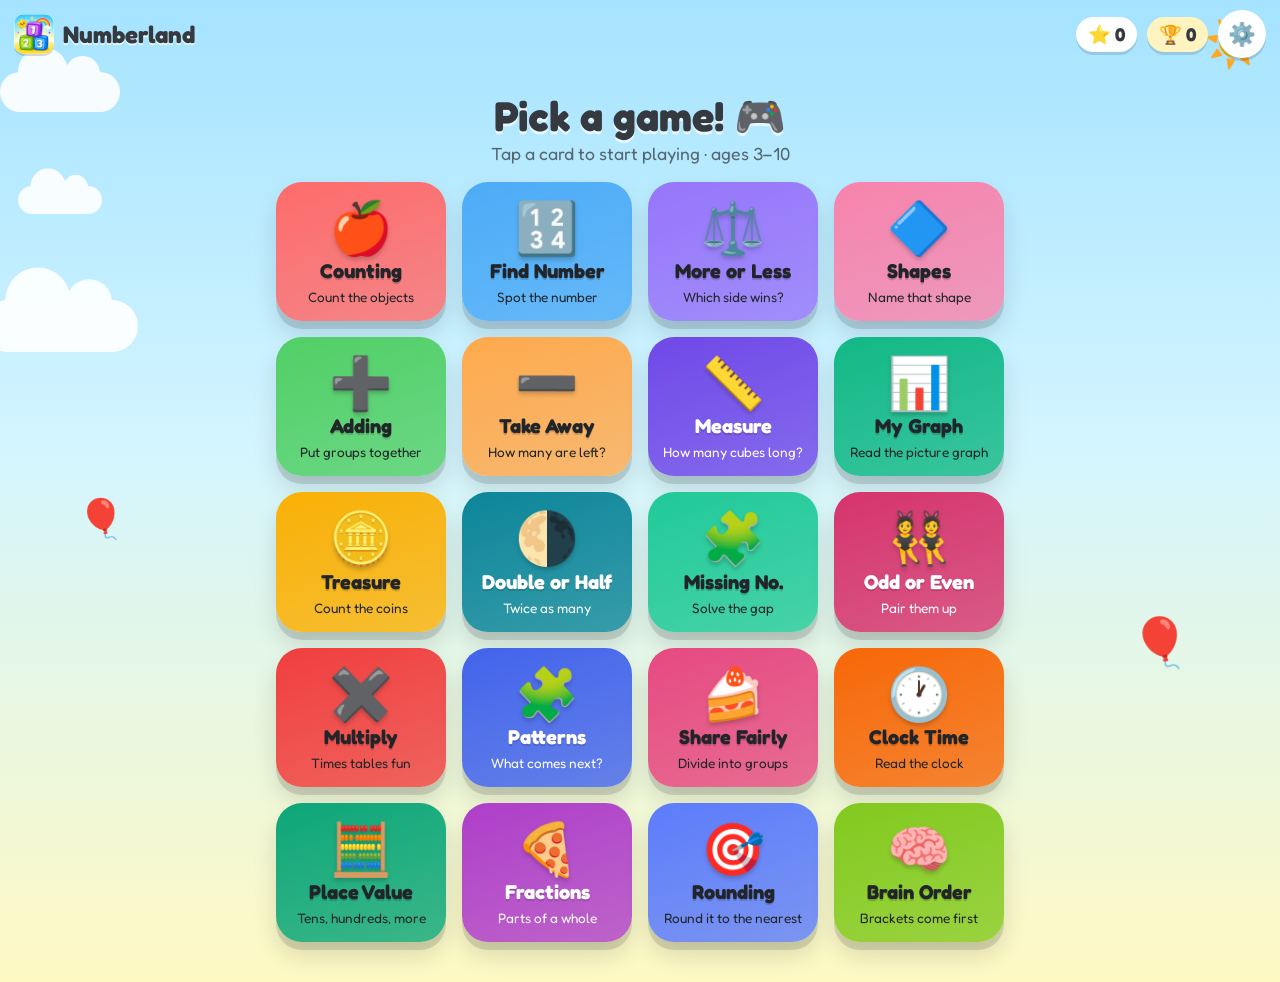
<file: index.html>
<!DOCTYPE html>
<html lang="en">
<head>
<meta charset="UTF-8">
<meta http-equiv="refresh" content="0; url=src/">
<link rel="canonical" href="src/">
<title>Numberland — Maths Fun for Kids</title>
</head>
<body>
<p>Loading Numberland… <a href="src/">Tap here if nothing happens</a>.</p>
<script>window.location.replace('src/');</script>
</body>
</html>
</file>
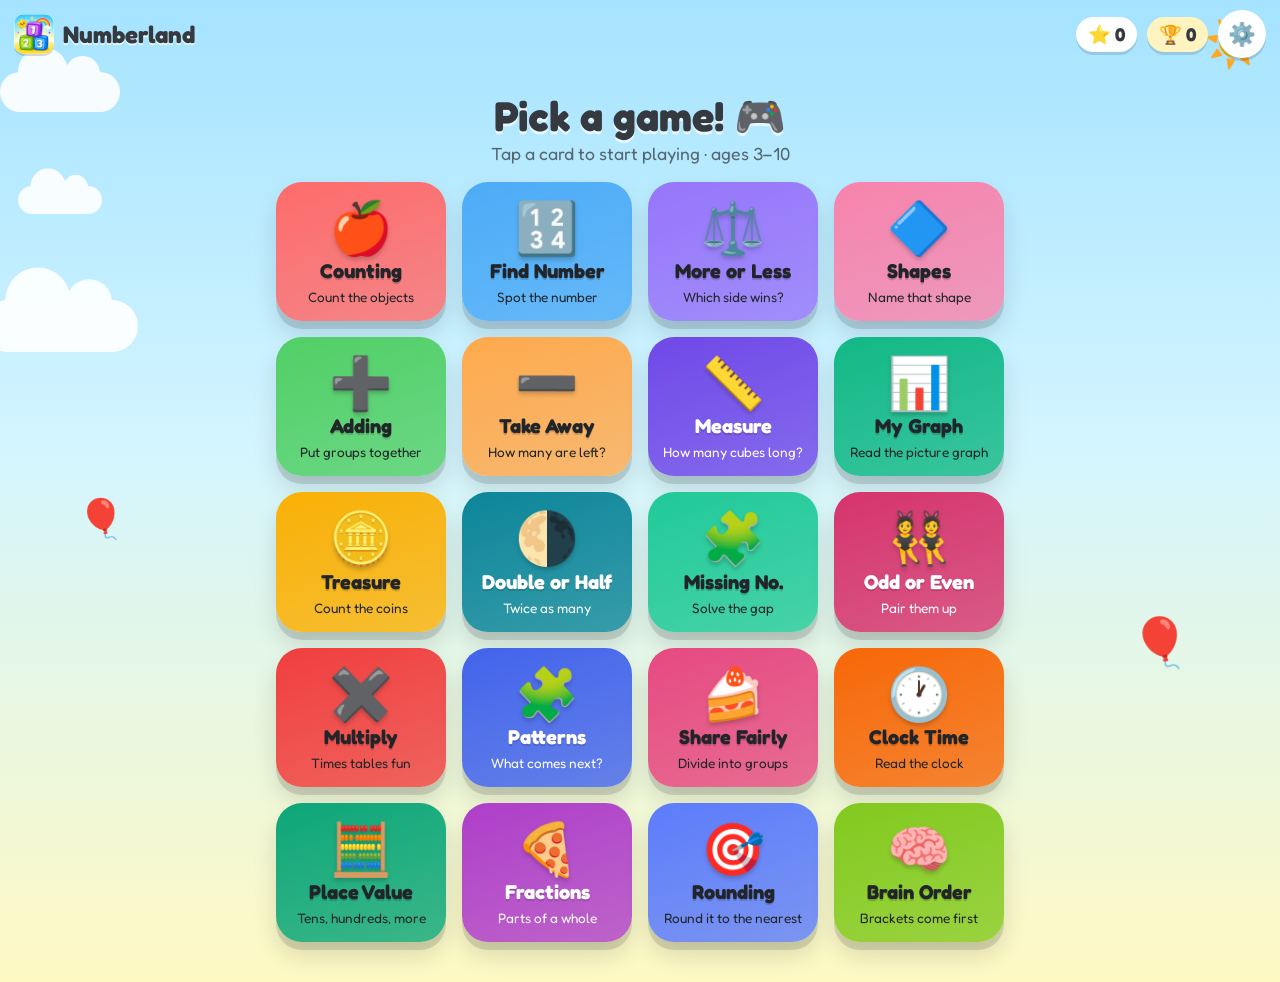
<file: src/index.html>
<!DOCTYPE html>
<html lang="en">
<head>
<meta charset="UTF-8">
<meta name="viewport" content="width=device-width, initial-scale=1, maximum-scale=1, user-scalable=no">
<meta name="apple-mobile-web-app-capable" content="yes">
<title>Numberland — Maths Fun for Kids</title>
<link rel="icon" type="image/png" sizes="32x32" href="img/favicon-32x32.png">
<link rel="icon" type="image/png" sizes="192x192" href="img/icon-192x192.png">
<link rel="apple-touch-icon" href="img/apple-touch-icon.png">
<link rel="preconnect" href="https://fonts.googleapis.com">
<link rel="preconnect" href="https://fonts.gstatic.com" crossorigin>
<link href="https://fonts.googleapis.com/css2?family=Fredoka:wght@400;500;600;700&display=swap" rel="stylesheet">
<link rel="stylesheet" href="css/style.css?v=2026-10-12-2">
</head>
<body>

<canvas id="confetti-canvas"></canvas>

<div class="sky" aria-hidden="true">
  <div class="cloud c1"></div>
  <div class="cloud c2"></div>
  <div class="cloud c3"></div>
  <div class="balloon b1">🎈</div>
  <div class="balloon b2">🎈</div>
  <div class="sun">☀️</div>
</div>

<header id="topbar">
  <button id="btn-back" class="icon-btn hidden" aria-label="Back to the games">⬅️</button>
  <div class="logo" id="logo"><img src="img/icon-192x192.png" alt="" class="logo-img">Numberland</div>
  <div class="top-right">
    <div id="star-counter" class="counter" title="Your stars">⭐ <span id="star-count">0</span></div>
    <div id="trophy-counter" class="counter" title="Your trophies">🏆 <span id="trophy-count">0</span></div>
    <button id="btn-settings" class="icon-btn" aria-label="Settings">⚙️</button>
  </div>
</header>

<main id="app">

  <!-- HOME / MODE SELECT -->
  <section id="screen-home" class="screen">
    <h1 class="welcome">Pick a game! 🎮</h1>
    <p class="subtitle">Tap a card to start playing · ages 3–10</p>
    <div id="mode-grid" class="mode-grid"></div>
  </section>

  <!-- GAME -->
  <section id="screen-game" class="screen hidden">
    <div class="game-head">
      <div id="level-badge" class="level-badge">Level 1</div>
      <div id="streak-dots" class="streak-dots"></div>
    </div>

    <div class="question-row">
      <h2 id="question-text" class="question-text"></h2>
      <button id="btn-repeat" class="icon-btn big" aria-label="Hear the question">🔊</button>
    </div>

    <div id="feedback" class="feedback" aria-live="polite"></div>

    <div id="visual" class="visual"></div>
    <div id="options" class="options"></div>
  </section>

  <!-- REWARD -->
  <section id="screen-reward" class="screen hidden">
    <div class="reward-box">
      <div class="reward-trophy">🏆</div>
      <h2 class="reward-title">Amazing!</h2>
      <p class="reward-sub">You earned a trophy!</p>
      <p id="reward-count" class="reward-count"></p>
      <button id="btn-keep-playing" class="big-btn">Keep Playing! 🎉</button>
    </div>
  </section>

</main>

<!-- SETTINGS MODAL -->
<div id="settings-modal" class="modal hidden">
  <div class="modal-box" role="dialog" aria-label="Settings">
    <h2>Settings ⚙️</h2>
    <button id="btn-sound-toggle" class="settings-btn">🔔 Sound effects: On</button>
    <button id="btn-voice-toggle" class="settings-btn">🗣️ Voice: On</button>
    <button id="btn-reset" class="settings-btn danger">🗑️ Reset Progress</button>
    <button id="btn-settings-close" class="settings-btn close">✖ Close</button>
  </div>
</div>

<script src="js/game.js?v=2026-10-12-2"></script>
</body>
</html>
</file>
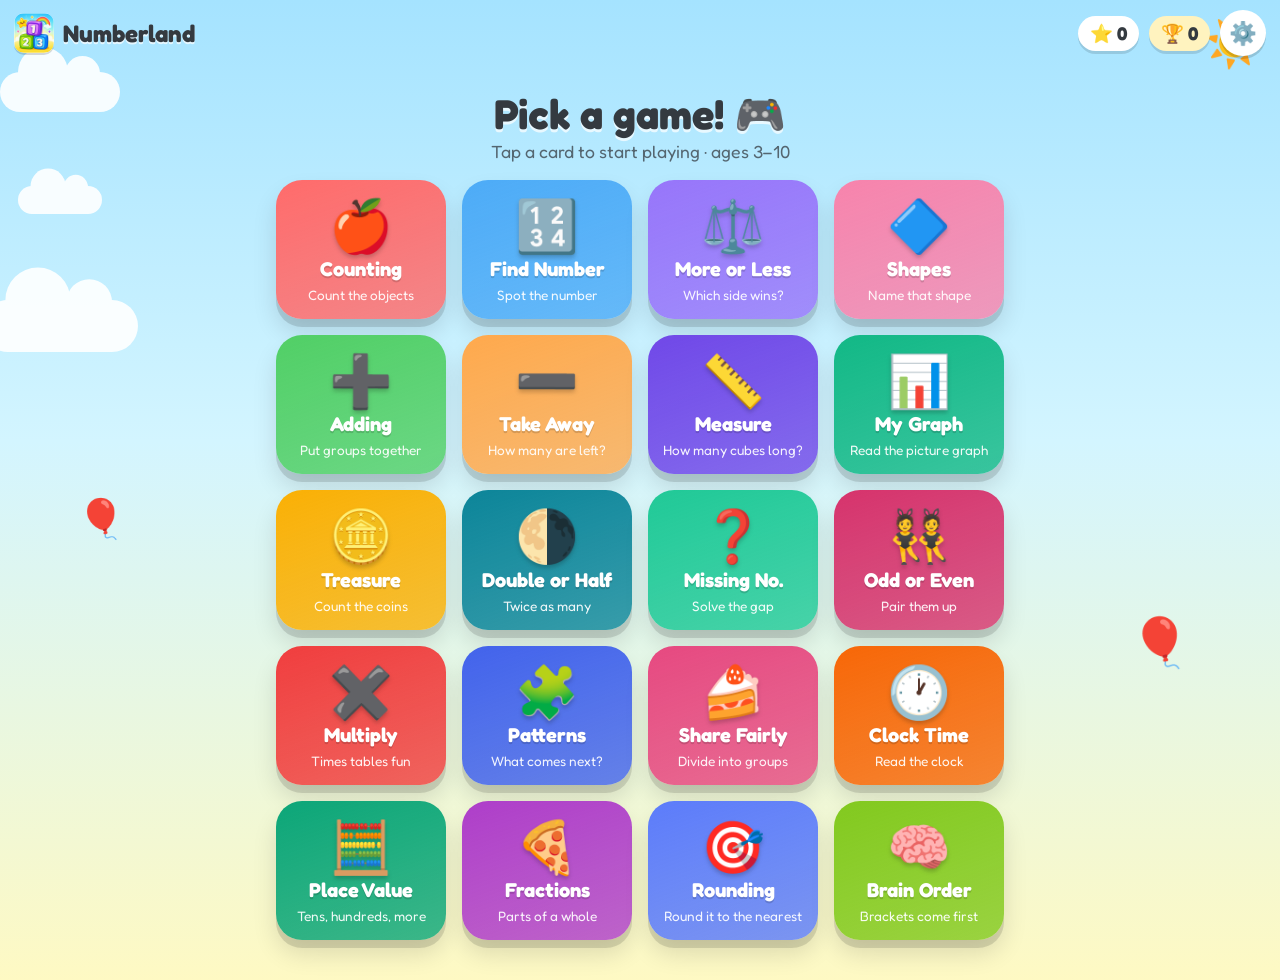
<file: backup/2026-10-11-pre-phase0/src/index.html>
<!DOCTYPE html>
<html lang="en">
<head>
<meta charset="UTF-8">
<meta name="viewport" content="width=device-width, initial-scale=1, maximum-scale=1, user-scalable=no">
<meta name="apple-mobile-web-app-capable" content="yes">
<title>Numberland — Maths Fun for Kids</title>
<link rel="icon" type="image/png" sizes="32x32" href="img/favicon-32x32.png">
<link rel="icon" type="image/png" sizes="192x192" href="img/icon-192x192.png">
<link rel="apple-touch-icon" href="img/apple-touch-icon.png">
<link rel="preconnect" href="https://fonts.googleapis.com">
<link rel="preconnect" href="https://fonts.gstatic.com" crossorigin>
<link href="https://fonts.googleapis.com/css2?family=Fredoka:wght@400;500;600;700&display=swap" rel="stylesheet">
<link rel="stylesheet" href="css/style.css">
</head>
<body>

<canvas id="confetti-canvas"></canvas>

<div class="sky" aria-hidden="true">
  <div class="cloud c1"></div>
  <div class="cloud c2"></div>
  <div class="cloud c3"></div>
  <div class="balloon b1">🎈</div>
  <div class="balloon b2">🎈</div>
  <div class="sun">☀️</div>
</div>

<header id="topbar">
  <button id="btn-back" class="icon-btn hidden" aria-label="Back to the games">⬅️</button>
  <div class="logo" id="logo"><img src="img/icon-192x192.png" alt="" class="logo-img">Numberland</div>
  <div class="top-right">
    <div id="star-counter" class="counter" title="Your stars">⭐ <span id="star-count">0</span></div>
    <div id="trophy-counter" class="counter" title="Your trophies">🏆 <span id="trophy-count">0</span></div>
    <button id="btn-settings" class="icon-btn" aria-label="Settings">⚙️</button>
  </div>
</header>

<main id="app">

  <!-- HOME / MODE SELECT -->
  <section id="screen-home" class="screen">
    <h1 class="welcome">Pick a game! 🎮</h1>
    <p class="subtitle">Tap a card to start playing · ages 3–10</p>
    <div id="mode-grid" class="mode-grid"></div>
  </section>

  <!-- GAME -->
  <section id="screen-game" class="screen hidden">
    <div class="game-head">
      <div id="level-badge" class="level-badge">Level 1</div>
      <div id="streak-dots" class="streak-dots"></div>
    </div>

    <div class="question-row">
      <h2 id="question-text" class="question-text"></h2>
      <button id="btn-repeat" class="icon-btn big" aria-label="Hear the question">🔊</button>
    </div>

    <div id="feedback" class="feedback" aria-live="polite"></div>

    <div id="visual" class="visual"></div>
    <div id="options" class="options"></div>
  </section>

  <!-- REWARD -->
  <section id="screen-reward" class="screen hidden">
    <div class="reward-box">
      <div class="reward-trophy">🏆</div>
      <h2 class="reward-title">Amazing!</h2>
      <p class="reward-sub">You earned a trophy!</p>
      <p id="reward-count" class="reward-count"></p>
      <button id="btn-keep-playing" class="big-btn">Keep Playing! 🎉</button>
    </div>
  </section>

</main>

<!-- SETTINGS MODAL -->
<div id="settings-modal" class="modal hidden">
  <div class="modal-box" role="dialog" aria-label="Settings">
    <h2>Settings ⚙️</h2>
    <button id="btn-sound-toggle" class="settings-btn">🔊 Sound: On</button>
    <button id="btn-reset" class="settings-btn danger">🗑️ Reset Progress</button>
    <button id="btn-settings-close" class="settings-btn close">✖ Close</button>
  </div>
</div>

<script src="js/game.js"></script>
</body>
</html>
</file>
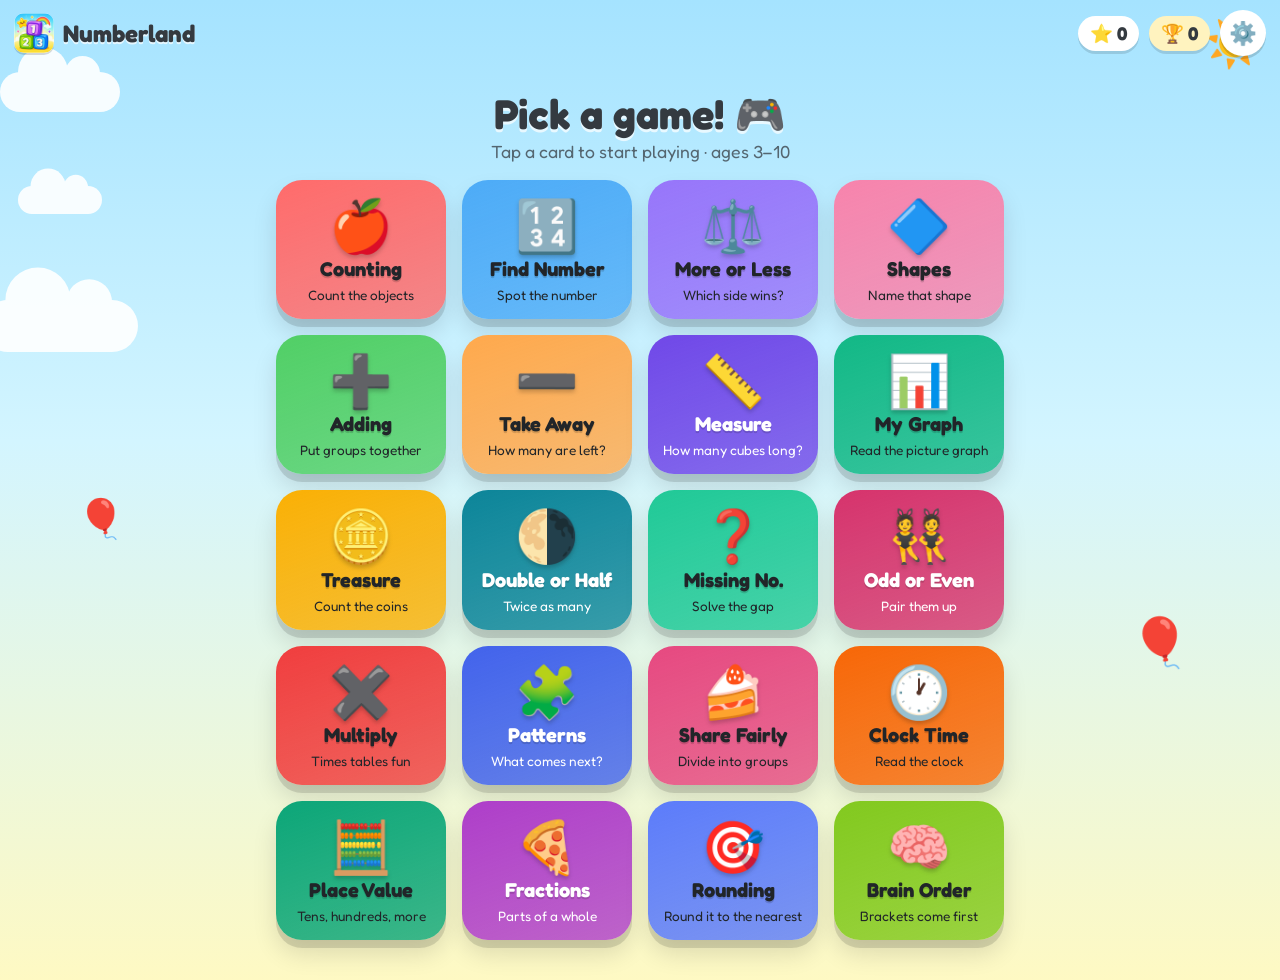
<file: backup/2026-10-12-pre-phase2/src/index.html>
<!DOCTYPE html>
<html lang="en">
<head>
<meta charset="UTF-8">
<meta name="viewport" content="width=device-width, initial-scale=1, maximum-scale=1, user-scalable=no">
<meta name="apple-mobile-web-app-capable" content="yes">
<title>Numberland — Maths Fun for Kids</title>
<link rel="icon" type="image/png" sizes="32x32" href="img/favicon-32x32.png">
<link rel="icon" type="image/png" sizes="192x192" href="img/icon-192x192.png">
<link rel="apple-touch-icon" href="img/apple-touch-icon.png">
<link rel="preconnect" href="https://fonts.googleapis.com">
<link rel="preconnect" href="https://fonts.gstatic.com" crossorigin>
<link href="https://fonts.googleapis.com/css2?family=Fredoka:wght@400;500;600;700&display=swap" rel="stylesheet">
<link rel="stylesheet" href="css/style.css">
</head>
<body>

<canvas id="confetti-canvas"></canvas>

<div class="sky" aria-hidden="true">
  <div class="cloud c1"></div>
  <div class="cloud c2"></div>
  <div class="cloud c3"></div>
  <div class="balloon b1">🎈</div>
  <div class="balloon b2">🎈</div>
  <div class="sun">☀️</div>
</div>

<header id="topbar">
  <button id="btn-back" class="icon-btn hidden" aria-label="Back to the games">⬅️</button>
  <div class="logo" id="logo"><img src="img/icon-192x192.png" alt="" class="logo-img">Numberland</div>
  <div class="top-right">
    <div id="star-counter" class="counter" title="Your stars">⭐ <span id="star-count">0</span></div>
    <div id="trophy-counter" class="counter" title="Your trophies">🏆 <span id="trophy-count">0</span></div>
    <button id="btn-settings" class="icon-btn" aria-label="Settings">⚙️</button>
  </div>
</header>

<main id="app">

  <!-- HOME / MODE SELECT -->
  <section id="screen-home" class="screen">
    <h1 class="welcome">Pick a game! 🎮</h1>
    <p class="subtitle">Tap a card to start playing · ages 3–10</p>
    <div id="mode-grid" class="mode-grid"></div>
  </section>

  <!-- GAME -->
  <section id="screen-game" class="screen hidden">
    <div class="game-head">
      <div id="level-badge" class="level-badge">Level 1</div>
      <div id="streak-dots" class="streak-dots"></div>
    </div>

    <div class="question-row">
      <h2 id="question-text" class="question-text"></h2>
      <button id="btn-repeat" class="icon-btn big" aria-label="Hear the question">🔊</button>
    </div>

    <div id="feedback" class="feedback" aria-live="polite"></div>

    <div id="visual" class="visual"></div>
    <div id="options" class="options"></div>
  </section>

  <!-- REWARD -->
  <section id="screen-reward" class="screen hidden">
    <div class="reward-box">
      <div class="reward-trophy">🏆</div>
      <h2 class="reward-title">Amazing!</h2>
      <p class="reward-sub">You earned a trophy!</p>
      <p id="reward-count" class="reward-count"></p>
      <button id="btn-keep-playing" class="big-btn">Keep Playing! 🎉</button>
    </div>
  </section>

</main>

<!-- SETTINGS MODAL -->
<div id="settings-modal" class="modal hidden">
  <div class="modal-box" role="dialog" aria-label="Settings">
    <h2>Settings ⚙️</h2>
    <button id="btn-sound-toggle" class="settings-btn">🔔 Sound effects: On</button>
    <button id="btn-voice-toggle" class="settings-btn">🗣️ Voice: On</button>
    <button id="btn-reset" class="settings-btn danger">🗑️ Reset Progress</button>
    <button id="btn-settings-close" class="settings-btn close">✖ Close</button>
  </div>
</div>

<script src="js/game.js"></script>
</body>
</html>
</file>
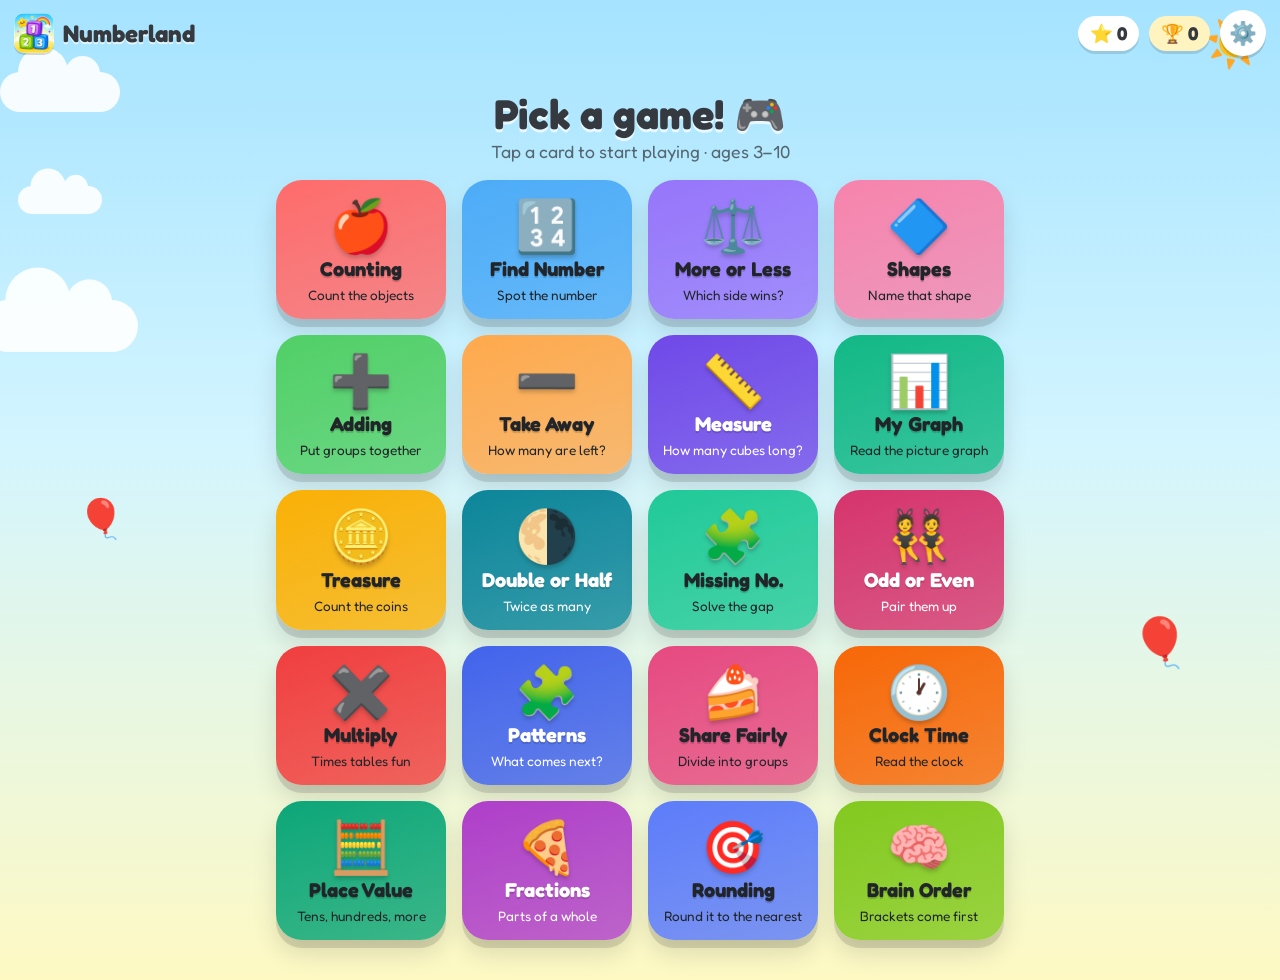
<file: backup/2026-10-12-pre-phase5/src/index.html>
<!DOCTYPE html>
<html lang="en">
<head>
<meta charset="UTF-8">
<meta name="viewport" content="width=device-width, initial-scale=1, maximum-scale=1, user-scalable=no">
<meta name="apple-mobile-web-app-capable" content="yes">
<title>Numberland — Maths Fun for Kids</title>
<link rel="icon" type="image/png" sizes="32x32" href="img/favicon-32x32.png">
<link rel="icon" type="image/png" sizes="192x192" href="img/icon-192x192.png">
<link rel="apple-touch-icon" href="img/apple-touch-icon.png">
<link rel="preconnect" href="https://fonts.googleapis.com">
<link rel="preconnect" href="https://fonts.gstatic.com" crossorigin>
<link href="https://fonts.googleapis.com/css2?family=Fredoka:wght@400;500;600;700&display=swap" rel="stylesheet">
<link rel="stylesheet" href="css/style.css?v=2026-10-12">
</head>
<body>

<canvas id="confetti-canvas"></canvas>

<div class="sky" aria-hidden="true">
  <div class="cloud c1"></div>
  <div class="cloud c2"></div>
  <div class="cloud c3"></div>
  <div class="balloon b1">🎈</div>
  <div class="balloon b2">🎈</div>
  <div class="sun">☀️</div>
</div>

<header id="topbar">
  <button id="btn-back" class="icon-btn hidden" aria-label="Back to the games">⬅️</button>
  <div class="logo" id="logo"><img src="img/icon-192x192.png" alt="" class="logo-img">Numberland</div>
  <div class="top-right">
    <div id="star-counter" class="counter" title="Your stars">⭐ <span id="star-count">0</span></div>
    <div id="trophy-counter" class="counter" title="Your trophies">🏆 <span id="trophy-count">0</span></div>
    <button id="btn-settings" class="icon-btn" aria-label="Settings">⚙️</button>
  </div>
</header>

<main id="app">

  <!-- HOME / MODE SELECT -->
  <section id="screen-home" class="screen">
    <h1 class="welcome">Pick a game! 🎮</h1>
    <p class="subtitle">Tap a card to start playing · ages 3–10</p>
    <div id="mode-grid" class="mode-grid"></div>
  </section>

  <!-- GAME -->
  <section id="screen-game" class="screen hidden">
    <div class="game-head">
      <div id="level-badge" class="level-badge">Level 1</div>
      <div id="streak-dots" class="streak-dots"></div>
    </div>

    <div class="question-row">
      <h2 id="question-text" class="question-text"></h2>
      <button id="btn-repeat" class="icon-btn big" aria-label="Hear the question">🔊</button>
    </div>

    <div id="feedback" class="feedback" aria-live="polite"></div>

    <div id="visual" class="visual"></div>
    <div id="options" class="options"></div>
  </section>

  <!-- REWARD -->
  <section id="screen-reward" class="screen hidden">
    <div class="reward-box">
      <div class="reward-trophy">🏆</div>
      <h2 class="reward-title">Amazing!</h2>
      <p class="reward-sub">You earned a trophy!</p>
      <p id="reward-count" class="reward-count"></p>
      <button id="btn-keep-playing" class="big-btn">Keep Playing! 🎉</button>
    </div>
  </section>

</main>

<!-- SETTINGS MODAL -->
<div id="settings-modal" class="modal hidden">
  <div class="modal-box" role="dialog" aria-label="Settings">
    <h2>Settings ⚙️</h2>
    <button id="btn-sound-toggle" class="settings-btn">🔔 Sound effects: On</button>
    <button id="btn-voice-toggle" class="settings-btn">🗣️ Voice: On</button>
    <button id="btn-reset" class="settings-btn danger">🗑️ Reset Progress</button>
    <button id="btn-settings-close" class="settings-btn close">✖ Close</button>
  </div>
</div>

<script src="js/game.js?v=2026-10-12"></script>
</body>
</html>
</file>
<file: src/css/style.css>
/* ============ Numberland — kid-friendly styles ============ */

:root {
  --red: #ff6b6b;
  --orange: #ffa94d;
  --yellow: #ffd43b;
  --green: #51cf66;
  --teal: #38d9a9;
  --blue: #4dabf7;
  --purple: #9775fa;
  --pink: #f783ac;
  --ink: #343a40;
  --card-shadow: 0 8px 0 rgba(0, 0, 0, 0.12), 0 14px 24px rgba(0, 0, 0, 0.12);
}

* { box-sizing: border-box; -webkit-tap-highlight-color: transparent; }

html, body {
  margin: 0;
  padding: 0;
  min-height: 100%;
  overflow-x: hidden;
}

body {
  font-family: 'Fredoka', 'Baloo 2', 'Comic Sans MS', 'Chalkboard SE', sans-serif;
  color: var(--ink);
  background: linear-gradient(180deg, #a5e3ff 0%, #d3f5ff 45%, #fef9c3 100%);
  min-height: 100vh;
  user-select: none;
  -webkit-user-select: none;
  touch-action: manipulation;
}

/* ---------- animated sky ---------- */
.sky { position: fixed; inset: 0; pointer-events: none; z-index: 0; overflow: hidden; }

.cloud {
  position: absolute;
  width: 120px; height: 40px;
  background: #fff;
  border-radius: 40px;
  opacity: 0.9;
  animation: drift linear infinite;
}
.cloud::before, .cloud::after {
  content: '';
  position: absolute;
  background: #fff;
  border-radius: 50%;
}
.cloud::before { width: 50px; height: 50px; top: -25px; left: 18px; }
.cloud::after  { width: 35px; height: 35px; top: -16px; right: 20px; }
.c1 { top: 8%;  animation-duration: 55s; }
.c2 { top: 20%; animation-duration: 75s; animation-delay: -30s; transform: scale(0.7); }
.c3 { top: 34%; animation-duration: 95s; animation-delay: -60s; transform: scale(1.3); }

@keyframes drift {
  from { left: -160px; }
  to   { left: 110%; }
}

.balloon { position: absolute; font-size: 2.4rem; animation: bob 5s ease-in-out infinite; }
.b1 { left: 6%;  top: 55%; }
.b2 { right: 7%; top: 68%; animation-delay: -2.5s; font-size: 3rem; }
@keyframes bob {
  0%, 100% { transform: translateY(0) rotate(-4deg); }
  50%      { transform: translateY(-26px) rotate(4deg); }
}
.sun { position: absolute; top: 12px; right: 16px; font-size: 3rem; animation: spin 30s linear infinite; }
@keyframes spin { to { transform: rotate(360deg); } }

/* ---------- confetti canvas ---------- */
#confetti-canvas {
  position: fixed; inset: 0;
  width: 100%; height: 100%;
  pointer-events: none;
  z-index: 50;
}

/* ---------- top bar ---------- */
#topbar {
  position: relative; z-index: 10;
  display: flex; align-items: center; justify-content: space-between;
  padding: 10px 14px;
}
.logo {
  display: flex; align-items: center; gap: 9px;
  font-size: 1.5rem; font-weight: 700;
  text-shadow: 0 2px 0 rgba(255,255,255,.7);
}
.logo-img {
  width: 40px; height: 40px;
  border-radius: 10px;
  box-shadow: 0 2px 0 rgba(0, 0, 0, .15);
}
.top-right { display: flex; align-items: center; gap: 10px; }

.counter {
  background: #fff;
  border-radius: 999px;
  padding: 6px 12px;
  font-size: 1.15rem;
  font-weight: 700;
  box-shadow: 0 3px 0 rgba(0,0,0,.12);
}
#trophy-counter { background: #fff3bf; }
.counter.bump { animation: bump .45s ease; }
@keyframes bump {
  30% { transform: scale(1.35) rotate(-6deg); }
  60% { transform: scale(0.95); }
}

.icon-btn {
  border: none;
  background: #fff;
  border-radius: 50%;
  /* Never let the top bar squeeze these below the tap-target floor. */
  flex: 0 0 auto;
  width: 48px; height: 48px;
  font-size: 1.4rem;
  cursor: pointer;
  box-shadow: 0 3px 0 rgba(0,0,0,.15);
  transition: transform .1s ease;
  display: inline-flex; align-items: center; justify-content: center;
}
.icon-btn:active { transform: scale(0.9); }
.icon-btn.big { width: 60px; height: 60px; font-size: 1.8rem; flex: 0 0 auto; }

/* ---------- screens ---------- */
#app { position: relative; z-index: 5; max-width: 760px; margin: 0 auto; padding: 8px 16px 40px; }
.screen { animation: fadeIn .3s ease; }
.hidden { display: none !important; }
@keyframes fadeIn { from { opacity: 0; transform: translateY(12px); } }

.welcome {
  text-align: center;
  font-size: clamp(1.8rem, 5vw, 2.6rem);
  margin: 14px 0 2px;
  text-shadow: 0 3px 0 rgba(255,255,255,.7);
}
.subtitle { text-align: center; margin: 0 0 18px; font-size: 1.1rem; opacity: .75; }

/* big equation / sequence text inside the visual area */
.visual-text {
  width: 100%;
  text-align: center;
  font-size: clamp(2.2rem, 8vw, 3.6rem);
  font-weight: 700;
}

/* the digit a place-value question is about: "the value of the 2" is not answerable
   unless the child can see which 2 is meant */
.visual-text .digit-mark {
  display: inline-block;
  background: var(--yellow);
  border-radius: 12px;
  padding: 0 10px;
  box-shadow: 0 0 0 4px rgba(255, 212, 59, .5), 0 4px 0 rgba(0, 0, 0, .12);
  animation: markPop .5s ease;
}
@keyframes markPop { 40% { transform: scale(1.35) translateY(-8px); } }

/* grouped emoji boxes (multiply groups, odd/even pairs) */
.group-box {
  background: rgba(255, 255, 255, .75);
  border-radius: 16px;
  padding: 8px 10px;
  display: flex; flex-wrap: wrap; gap: 2px;
  justify-content: center; align-items: center;
  box-shadow: 0 3px 0 rgba(0, 0, 0, .08);
}
.group-box .obj { font-size: 1.7rem; }
.group-box.single { background: rgba(255, 213, 59, .5); }

.clock-wrap { width: 100%; display: flex; justify-content: center; }
.clock-wrap svg { filter: drop-shadow(0 6px 10px rgba(0, 0, 0, .15)); }

/* fraction pie */
.pie-wrap { width: 100%; display: flex; justify-content: center; }
.pie-wrap svg { filter: drop-shadow(0 6px 10px rgba(0, 0, 0, .15)); }

/* treasure coins */
.coins-wrap { width: 100%; display: flex; flex-wrap: wrap; gap: 10px; justify-content: center; align-items: center; }
.coin {
  width: 52px; height: 52px;
  border-radius: 50%;
  background: radial-gradient(circle at 32% 28%, #ffe066, #f59f00 72%);
  border: 3px solid #e8590c;
  color: #7a4b00;
  font-weight: 700; font-size: 1.25rem;
  display: flex; align-items: center; justify-content: center;
  box-shadow: 0 3px 0 rgba(0, 0, 0, .18);
  animation: popIn .35s ease backwards;
}
.coin.big {
  width: 62px; height: 62px;
  font-size: 1.35rem;
  background: radial-gradient(circle at 32% 28%, #ffd8a8, #e8590c 72%);
  color: #5c2e00;
}

/* measuring cubes */
.measure {
  --unit: clamp(20px, calc((min(100vw, 720px) - 60px) / var(--cells, 10)), 46px);
  display: flex; flex-direction: column; align-items: center; gap: 4px;
  width: 100%;
}
/* Equal-width rows filled from the left, so two objects of different length line up and
   the difference is visible instead of something to be counted out. A row only wraps on the
   very smallest phones, where 20 cubes cannot be drawn at a tappable size in one line. */
.measure-row {
  display: flex; flex-wrap: wrap; justify-content: flex-start;
  width: min(calc(var(--unit) * var(--cells, 10)), 100%);
}
.measure-unit {
  position: relative;
  width: var(--unit); height: var(--unit);
  border: 2px solid rgba(0, 0, 0, .16);
  border-radius: 8px;
  display: flex; align-items: center; justify-content: center;
  font-size: calc(var(--unit) * .62);
  line-height: 1;
  cursor: pointer;
  background: rgba(255, 255, 255, .55);
}
.measure-row.first .measure-unit { background: rgba(77, 171, 247, .32); }
.measure-row.second .measure-unit { background: rgba(247, 131, 172, .32); }
.measure-unit.counted { background: rgba(255, 213, 59, .6); }

/* picture graph */
.chart { display: flex; gap: 14px; align-items: flex-end; justify-content: center; width: 100%; }
.chart-col { display: flex; flex-direction: column; align-items: center; gap: 6px; }
.chart-bar { display: flex; flex-direction: column-reverse; gap: 1px; min-height: 20px; }
.chart-cell { font-size: clamp(1.1rem, 4vw, 1.7rem); line-height: 1.1; animation: popIn .3s ease backwards; }

/* ---------- mode cards ---------- */
.mode-grid {
  display: grid;
  grid-template-columns: repeat(auto-fit, minmax(150px, 1fr));
  gap: 16px;
}
.mode-card {
  border: none;
  border-radius: 26px;
  padding: 20px 12px 16px;
  cursor: pointer;
  color: #fff;
  font-family: inherit;
  box-shadow: var(--card-shadow);
  transition: transform .12s ease, box-shadow .12s ease;
  display: flex; flex-direction: column; align-items: center; gap: 6px;
}
.mode-card:hover { transform: translateY(-5px) rotate(-1deg); }
.mode-card:active { transform: scale(0.94); box-shadow: 0 2px 0 rgba(0,0,0,.12); }
.mode-icon { font-size: 3.2rem; line-height: 1; filter: drop-shadow(0 3px 2px rgba(0,0,0,.2)); }
.mode-name { font-size: 1.25rem; font-weight: 700; text-shadow: 0 2px 0 rgba(0,0,0,.15); }
.mode-desc { font-size: .85rem; }

/* ---------- game screen ---------- */
.game-head { display: flex; align-items: center; justify-content: space-between; margin: 4px 2px 8px; }
.level-badge {
  background: var(--purple);
  color: #212529;
  font-weight: 700;
  border-radius: 999px;
  padding: 5px 14px;
  font-size: .95rem;
  box-shadow: 0 3px 0 rgba(0,0,0,.15);
}
.streak-dots { font-size: 1.1rem; letter-spacing: 2px; min-height: 1.4em; }

.question-row {
  display: flex; align-items: center; gap: 12px;
  background: rgba(255,255,255,.75);
  border-radius: 22px;
  padding: 12px 16px;
  box-shadow: 0 4px 0 rgba(0,0,0,.08);
}
.question-text { flex: 1; margin: 0; font-size: clamp(1.3rem, 4.5vw, 1.9rem); font-weight: 600; }

.visual {
  margin: 0 auto 6px;
  min-height: 90px;
  display: flex; flex-wrap: wrap; align-items: center; justify-content: center;
  gap: 8px;
  padding: 6px;
}

.obj {
  font-size: clamp(2.4rem, 8vw, 3.4rem);
  line-height: 1.15;
  cursor: pointer;
  position: relative;
  display: inline-block;
  transition: transform .15s ease;
  animation: popIn .35s ease backwards;
}
.obj:hover { transform: scale(1.12); }
.obj.counted { transform: scale(1.25); filter: drop-shadow(0 0 6px rgba(255,212,59,.9)); }
.obj.counted::after, .measure-unit.counted::after {
  content: attr(data-count);
  position: absolute;
  top: -10px; right: -10px;
  background: var(--yellow);
  color: var(--ink);
  font-size: .95rem;
  font-weight: 700;
  width: 24px; height: 24px;
  border-radius: 50%;
  display: flex; align-items: center; justify-content: center;
  box-shadow: 0 2px 0 rgba(0,0,0,.2);
}
/* The taken-away items are the proof of the answer, so they stay on screen —
   faded and struck through, never flown away. */
.obj.crossed { opacity: .45; filter: grayscale(.55); }
.obj.crossed::after {
  content: '';
  position: absolute;
  left: 2%; right: 2%; top: 50%;
  height: 6px; margin-top: -3px;
  background: var(--red);
  border-radius: 3px;
  transform: rotate(-32deg);
  box-shadow: 0 0 0 2px rgba(255,255,255,.7);
}
.obj.static { cursor: default; }
.obj.static:hover { transform: none; }

@keyframes popIn { from { transform: scale(0); } 70% { transform: scale(1.2); } }

.visual-op { font-size: clamp(2rem, 7vw, 3rem); font-weight: 700; margin: 0 6px; }
.visual-eq { font-size: clamp(2rem, 7vw, 3rem); font-weight: 700; margin: 0 6px; color: var(--purple); }

/* compare panels */
.compare-wrap { display: flex; gap: 14px; width: 100%; justify-content: center; }
.compare-panel {
  flex: 1 1 0;
  min-width: 0;
  max-width: 300px;
  min-height: 160px;
  background: rgba(255,255,255,.8);
  border: 4px dashed rgba(0,0,0,.15);
  border-radius: 22px;
  padding: 12px 8px;
  /* Rows of four, aligned between the two panels: MORE/FEWER then reads as taller vs
     shorter instead of needing every item counted. Four columns also keeps twenty objects
     to five rows, so the whole game still fits a phone screen. */
  display: grid;
  grid-template-columns: repeat(4, auto);
  justify-content: center;
  align-content: center;
  gap: 2px 4px;
  cursor: pointer;
  transition: transform .12s ease, border-color .12s ease;
  font-family: inherit;
}
.compare-panel:hover { transform: scale(1.03); border-color: var(--blue); }
.compare-panel:active { transform: scale(.96); }
.compare-panel .obj { cursor: pointer; font-size: clamp(1.5rem, 4.4vw, 2.2rem); }
.compare-panel.correct-panel { border-color: var(--green); border-style: solid; background: #d3f9d8; }
.compare-panel.reveal-panel { border-color: var(--green); border-style: solid; animation: glow 1.1s ease-in-out infinite; }

/* ---------- answer options ---------- */
.options {
  display: flex; flex-wrap: wrap; justify-content: center;
  gap: 16px;
  margin-top: 18px;
  padding-bottom: 10px;
}
.opt-btn {
  font-family: inherit;
  font-weight: 700;
  font-size: clamp(2rem, 8vw, 3rem);
  color: #212529;
  border: none;
  border-radius: 24px;
  min-width: 92px;
  padding: 14px 26px;
  cursor: pointer;
  box-shadow: 0 6px 0 rgba(0,0,0,.18);
  transition: transform .1s ease, box-shadow .1s ease, opacity .2s ease;
  animation: popIn .3s ease backwards;
}
.opt-btn:hover { transform: translateY(-3px); }
.opt-btn:active { transform: translateY(3px); box-shadow: 0 2px 0 rgba(0,0,0,.18); }
.opt-btn.wrong { opacity: .35; pointer-events: none; animation: shake .4s ease; }
.opt-btn.right { animation: cheer .6s ease; background: var(--green) !important; }
.opt-btn.reveal { outline: 5px solid var(--green); outline-offset: 4px; animation: glow 1.1s ease-in-out infinite; }
.opt-btn .shape-emoji { font-size: clamp(2.4rem, 9vw, 3.4rem); line-height: 1; }
.opt-btn.text { font-size: clamp(1.5rem, 6vw, 2.2rem); min-width: 86px; padding: 14px 18px; }

@keyframes shake {
  20%, 60% { transform: translateX(-8px); }
  40%, 80% { transform: translateX(8px); }
}
@keyframes cheer {
  30% { transform: scale(1.25) rotate(-5deg); }
  60% { transform: scale(1.1) rotate(5deg); }
}
@keyframes glow {
  50% { box-shadow: 0 0 0 10px rgba(81, 207, 102, .35); }
}

/* ---------- feedback strip (in flow, never covers the buttons) ---------- */
.feedback {
  display: flex; align-items: center; justify-content: center; gap: 12px;
  min-height: 74px;
  /* asymmetric so the text lands in the middle of the gap the child sees:
     the question bar above, the (vertically centered) visual content below. */
  margin: 13px 0 5px;
  pointer-events: none;
}
.feedback .fb-emoji { font-size: 3rem; line-height: 1; animation: fbBounce .8s ease; filter: drop-shadow(0 4px 6px rgba(0,0,0,.2)); }
.feedback .fb-word {
  font-size: clamp(1.6rem, 5vw, 2.4rem);
  font-weight: 700;
  color: var(--ink);
  text-shadow: 0 2px 0 rgba(255,255,255,.8);
  animation: popIn .5s ease;
}
@keyframes fbBounce {
  0% { transform: scale(0) rotate(-30deg); }
  60% { transform: scale(1.25) rotate(10deg); }
  100% { transform: scale(1); }
}

/* ---------- reward screen ---------- */
#screen-reward { text-align: center; padding-top: 30px; }
.reward-box {
  background: rgba(255,255,255,.85);
  border-radius: 30px;
  padding: 34px 26px;
  box-shadow: var(--card-shadow);
  display: inline-block;
}
.reward-trophy { font-size: 6rem; animation: fbBounce 1s ease; }
.reward-title { font-size: 2.4rem; margin: 8px 0 0; }
.reward-sub { font-size: 1.3rem; margin: 6px 0 0; }
.reward-count { font-size: 1.1rem; opacity: .75; }

.big-btn {
  font-family: inherit;
  font-size: 1.5rem;
  font-weight: 700;
  color: #212529;
  background: var(--green);
  border: none;
  border-radius: 999px;
  padding: 16px 34px;
  margin-top: 14px;
  cursor: pointer;
  box-shadow: 0 6px 0 rgba(0,0,0,.18);
  transition: transform .1s ease;
}
.big-btn:active { transform: translateY(3px); box-shadow: 0 2px 0 rgba(0,0,0,.18); }

/* ---------- settings modal ---------- */
.modal {
  position: fixed; inset: 0; z-index: 60;
  background: rgba(52, 58, 64, .45);
  display: flex; align-items: center; justify-content: center;
  animation: fadeIn .2s ease;
}
.modal-box {
  background: #fff;
  border-radius: 28px;
  padding: 26px 24px;
  width: min(90vw, 340px);
  box-shadow: var(--card-shadow);
  display: flex; flex-direction: column; gap: 14px;
  animation: popIn .25s ease;
}
.modal-box h2 { margin: 0 0 4px; text-align: center; font-size: 1.6rem; }
.settings-btn {
  font-family: inherit;
  font-size: 1.25rem;
  font-weight: 700;
  border: none;
  border-radius: 18px;
  padding: 14px 18px;
  cursor: pointer;
  color: #212529;
  background: var(--blue);
  box-shadow: 0 4px 0 rgba(0, 0, 0, .15);
  transition: transform .1s ease;
}
.settings-btn:active { transform: translateY(2px); box-shadow: 0 2px 0 rgba(0, 0, 0, .15); }
.settings-btn.danger { background: var(--red); }
.settings-btn.danger.confirm { background: var(--orange); animation: shake .4s ease; }
.settings-btn.close { background: #adb5bd; }

/* ---------- small screens ---------- */
@media (max-width: 480px) {
  .mode-grid { grid-template-columns: repeat(2, 1fr); gap: 12px; }
  .mode-icon { font-size: 2.6rem; }
  .compare-wrap { gap: 10px; }
  .logo { font-size: 1.2rem; }
  .logo-img { width: 32px; height: 32px; border-radius: 8px; }
}

/* ---------- motion preferences ---------- */
/* Nothing here may loop for ever: the sky drift, the sun spin and the answer glow
   all run to infinity, which is a problem for vestibular-sensitive players. */
@media (prefers-reduced-motion: reduce) {
  .cloud, .balloon, .sun, .screen, .modal-box, .counter.bump,
  .obj, .coin, .chart-cell, .opt-btn, .big-btn, .settings-btn,
  .measure-unit, .digit-mark,
  .feedback .fb-emoji, .feedback .fb-word, .reward-trophy,
  .opt-btn.right, .opt-btn.wrong, .opt-btn.reveal,
  .compare-panel.correct-panel, .compare-panel.reveal-panel {
    animation: none !important;
  }
  .mode-card:hover, .obj:hover, .obj.counted, .opt-btn:hover, .compare-panel:hover { transform: none; }
}
</file>
<file: backup/2026-10-11-pre-phase0/src/css/style.css>
/* ============ Numberland — kid-friendly styles ============ */

:root {
  --red: #ff6b6b;
  --orange: #ffa94d;
  --yellow: #ffd43b;
  --green: #51cf66;
  --teal: #38d9a9;
  --blue: #4dabf7;
  --purple: #9775fa;
  --pink: #f783ac;
  --ink: #343a40;
  --card-shadow: 0 8px 0 rgba(0, 0, 0, 0.12), 0 14px 24px rgba(0, 0, 0, 0.12);
}

* { box-sizing: border-box; -webkit-tap-highlight-color: transparent; }

html, body {
  margin: 0;
  padding: 0;
  min-height: 100%;
  overflow-x: hidden;
}

body {
  font-family: 'Fredoka', 'Baloo 2', 'Comic Sans MS', 'Chalkboard SE', sans-serif;
  color: var(--ink);
  background: linear-gradient(180deg, #a5e3ff 0%, #d3f5ff 45%, #fef9c3 100%);
  min-height: 100vh;
  user-select: none;
  -webkit-user-select: none;
  touch-action: manipulation;
}

/* ---------- animated sky ---------- */
.sky { position: fixed; inset: 0; pointer-events: none; z-index: 0; overflow: hidden; }

.cloud {
  position: absolute;
  width: 120px; height: 40px;
  background: #fff;
  border-radius: 40px;
  opacity: 0.9;
  animation: drift linear infinite;
}
.cloud::before, .cloud::after {
  content: '';
  position: absolute;
  background: #fff;
  border-radius: 50%;
}
.cloud::before { width: 50px; height: 50px; top: -25px; left: 18px; }
.cloud::after  { width: 35px; height: 35px; top: -16px; right: 20px; }
.c1 { top: 8%;  animation-duration: 55s; }
.c2 { top: 20%; animation-duration: 75s; animation-delay: -30s; transform: scale(0.7); }
.c3 { top: 34%; animation-duration: 95s; animation-delay: -60s; transform: scale(1.3); }

@keyframes drift {
  from { left: -160px; }
  to   { left: 110%; }
}

.balloon { position: absolute; font-size: 2.4rem; animation: bob 5s ease-in-out infinite; }
.b1 { left: 6%;  top: 55%; }
.b2 { right: 7%; top: 68%; animation-delay: -2.5s; font-size: 3rem; }
@keyframes bob {
  0%, 100% { transform: translateY(0) rotate(-4deg); }
  50%      { transform: translateY(-26px) rotate(4deg); }
}
.sun { position: absolute; top: 12px; right: 16px; font-size: 3rem; animation: spin 30s linear infinite; }
@keyframes spin { to { transform: rotate(360deg); } }

/* ---------- confetti canvas ---------- */
#confetti-canvas {
  position: fixed; inset: 0;
  width: 100%; height: 100%;
  pointer-events: none;
  z-index: 50;
}

/* ---------- top bar ---------- */
#topbar {
  position: relative; z-index: 10;
  display: flex; align-items: center; justify-content: space-between;
  padding: 10px 14px;
}
.logo {
  display: flex; align-items: center; gap: 9px;
  font-size: 1.5rem; font-weight: 700;
  text-shadow: 0 2px 0 rgba(255,255,255,.7);
}
.logo-img {
  width: 40px; height: 40px;
  border-radius: 10px;
  box-shadow: 0 2px 0 rgba(0, 0, 0, .15);
}
.top-right { display: flex; align-items: center; gap: 10px; }

.counter {
  background: #fff;
  border-radius: 999px;
  padding: 6px 12px;
  font-size: 1.15rem;
  font-weight: 700;
  box-shadow: 0 3px 0 rgba(0,0,0,.12);
}
#trophy-counter { background: #fff3bf; }
.counter.bump { animation: bump .45s ease; }
@keyframes bump {
  30% { transform: scale(1.35) rotate(-6deg); }
  60% { transform: scale(0.95); }
}

.icon-btn {
  border: none;
  background: #fff;
  border-radius: 50%;
  width: 46px; height: 46px;
  font-size: 1.4rem;
  cursor: pointer;
  box-shadow: 0 3px 0 rgba(0,0,0,.15);
  transition: transform .1s ease;
  display: inline-flex; align-items: center; justify-content: center;
}
.icon-btn:active { transform: scale(0.9); }
.icon-btn.big { width: 60px; height: 60px; font-size: 1.8rem; flex: 0 0 auto; }

/* ---------- screens ---------- */
#app { position: relative; z-index: 5; max-width: 760px; margin: 0 auto; padding: 8px 16px 40px; }
.screen { animation: fadeIn .3s ease; }
.hidden { display: none !important; }
@keyframes fadeIn { from { opacity: 0; transform: translateY(12px); } }

.welcome {
  text-align: center;
  font-size: clamp(1.8rem, 5vw, 2.6rem);
  margin: 14px 0 2px;
  text-shadow: 0 3px 0 rgba(255,255,255,.7);
}
.subtitle { text-align: center; margin: 0 0 18px; font-size: 1.1rem; opacity: .75; }

/* big equation / sequence text inside the visual area */
.visual-text {
  width: 100%;
  text-align: center;
  font-size: clamp(2.2rem, 8vw, 3.6rem);
  font-weight: 700;
}

/* grouped emoji boxes (multiply groups, odd/even pairs) */
.group-box {
  background: rgba(255, 255, 255, .75);
  border-radius: 16px;
  padding: 8px 10px;
  display: flex; flex-wrap: wrap; gap: 2px;
  justify-content: center; align-items: center;
  box-shadow: 0 3px 0 rgba(0, 0, 0, .08);
}
.group-box .obj { font-size: 1.7rem; }
.group-box.single { background: rgba(255, 213, 59, .5); }

.clock-wrap { width: 100%; display: flex; justify-content: center; }
.clock-wrap svg { filter: drop-shadow(0 6px 10px rgba(0, 0, 0, .15)); }

/* fraction pie */
.pie-wrap { width: 100%; display: flex; justify-content: center; }
.pie-wrap svg { filter: drop-shadow(0 6px 10px rgba(0, 0, 0, .15)); }

/* treasure coins */
.coins-wrap { width: 100%; display: flex; flex-wrap: wrap; gap: 10px; justify-content: center; align-items: center; }
.coin {
  width: 52px; height: 52px;
  border-radius: 50%;
  background: radial-gradient(circle at 32% 28%, #ffe066, #f59f00 72%);
  border: 3px solid #e8590c;
  color: #7a4b00;
  font-weight: 700; font-size: 1.25rem;
  display: flex; align-items: center; justify-content: center;
  box-shadow: 0 3px 0 rgba(0, 0, 0, .18);
  animation: popIn .35s ease backwards;
}
.coin.big {
  width: 62px; height: 62px;
  font-size: 1.35rem;
  background: radial-gradient(circle at 32% 28%, #ffd8a8, #e8590c 72%);
  color: #5c2e00;
}

/* measuring cubes */
.measure {
  --unit: clamp(14px, calc((min(100vw, 720px) - 44px) / var(--cells, 10)), 40px);
  display: flex; flex-direction: column; align-items: center; gap: 3px;
  width: 100%;
}
.measure-row { display: flex; }
.measure-unit {
  width: var(--unit); height: var(--unit);
  border: 2px solid rgba(0, 0, 0, .16);
  border-radius: 8px;
  display: flex; align-items: center; justify-content: center;
  font-size: calc(var(--unit) * .62);
  line-height: 1;
  background: rgba(255, 255, 255, .55);
}
.measure-row.first .measure-unit { background: rgba(77, 171, 247, .3); }
.measure-row.second .measure-unit { background: rgba(247, 131, 172, .3); }
.measure-unit.empty { background: rgba(255, 255, 255, .28); }
.measure-num {
  width: var(--unit);
  text-align: center;
  font-size: .78rem;
  font-weight: 700;
  color: #495057;
}

/* picture graph */
.chart { display: flex; gap: 14px; align-items: flex-end; justify-content: center; width: 100%; }
.chart-col { display: flex; flex-direction: column; align-items: center; gap: 6px; }
.chart-bar { display: flex; flex-direction: column-reverse; gap: 1px; min-height: 20px; }
.chart-cell { font-size: clamp(1.1rem, 4vw, 1.7rem); line-height: 1.1; animation: popIn .3s ease backwards; }
.chart-label {
  font-weight: 700; font-size: 1.05rem;
  background: #fff; border-radius: 999px; padding: 1px 10px;
  box-shadow: 0 2px 0 rgba(0, 0, 0, .12);
}

/* ---------- mode cards ---------- */
.mode-grid {
  display: grid;
  grid-template-columns: repeat(auto-fit, minmax(150px, 1fr));
  gap: 16px;
}
.mode-card {
  border: none;
  border-radius: 26px;
  padding: 20px 12px 16px;
  cursor: pointer;
  color: #fff;
  font-family: inherit;
  box-shadow: var(--card-shadow);
  transition: transform .12s ease, box-shadow .12s ease;
  display: flex; flex-direction: column; align-items: center; gap: 6px;
}
.mode-card:hover { transform: translateY(-5px) rotate(-1deg); }
.mode-card:active { transform: scale(0.94); box-shadow: 0 2px 0 rgba(0,0,0,.12); }
.mode-icon { font-size: 3.2rem; line-height: 1; filter: drop-shadow(0 3px 2px rgba(0,0,0,.2)); }
.mode-name { font-size: 1.25rem; font-weight: 700; text-shadow: 0 2px 0 rgba(0,0,0,.15); }
.mode-desc { font-size: .85rem; opacity: .92; }

/* ---------- game screen ---------- */
.game-head { display: flex; align-items: center; justify-content: space-between; margin: 4px 2px 8px; }
.level-badge {
  background: var(--purple);
  color: #fff;
  font-weight: 700;
  border-radius: 999px;
  padding: 5px 14px;
  font-size: .95rem;
  box-shadow: 0 3px 0 rgba(0,0,0,.15);
}
.streak-dots { font-size: 1.1rem; letter-spacing: 2px; min-height: 1.4em; }

.question-row {
  display: flex; align-items: center; gap: 12px;
  background: rgba(255,255,255,.75);
  border-radius: 22px;
  padding: 12px 16px;
  box-shadow: 0 4px 0 rgba(0,0,0,.08);
}
.question-text { flex: 1; margin: 0; font-size: clamp(1.3rem, 4.5vw, 1.9rem); font-weight: 600; }

.visual {
  margin: 0 auto 6px;
  min-height: 90px;
  display: flex; flex-wrap: wrap; align-items: center; justify-content: center;
  gap: 8px;
  padding: 6px;
}

.obj {
  font-size: clamp(2.4rem, 8vw, 3.4rem);
  line-height: 1.15;
  cursor: pointer;
  position: relative;
  display: inline-block;
  transition: transform .15s ease;
  animation: popIn .35s ease backwards;
}
.obj:hover { transform: scale(1.12); }
.obj.counted { transform: scale(1.25); filter: drop-shadow(0 0 6px rgba(255,212,59,.9)); }
.obj.counted::after {
  content: attr(data-count);
  position: absolute;
  top: -10px; right: -10px;
  background: var(--yellow);
  color: var(--ink);
  font-size: .95rem;
  font-weight: 700;
  width: 24px; height: 24px;
  border-radius: 50%;
  display: flex; align-items: center; justify-content: center;
  box-shadow: 0 2px 0 rgba(0,0,0,.2);
}
.obj.crossed { opacity: .35; filter: grayscale(.8); animation: flyAway .6s ease forwards; }
.obj.static { cursor: default; }
.obj.static:hover { transform: none; }

@keyframes popIn { from { transform: scale(0); } 70% { transform: scale(1.2); } }
@keyframes flyAway { to { transform: translateY(-40px) rotate(30deg); opacity: 0; } }

.visual-op { font-size: clamp(2rem, 7vw, 3rem); font-weight: 700; margin: 0 6px; }
.visual-eq { font-size: clamp(2rem, 7vw, 3rem); font-weight: 700; margin: 0 6px; color: var(--purple); }

/* compare panels */
.compare-wrap { display: flex; gap: 14px; width: 100%; justify-content: center; }
.compare-panel {
  flex: 1 1 0;
  max-width: 300px;
  min-height: 160px;
  background: rgba(255,255,255,.8);
  border: 4px dashed rgba(0,0,0,.15);
  border-radius: 22px;
  padding: 12px 8px;
  display: flex; flex-wrap: wrap; align-items: center; justify-content: center;
  gap: 4px;
  cursor: pointer;
  transition: transform .12s ease, border-color .12s ease;
  font-family: inherit;
}
.compare-panel:hover { transform: scale(1.03); border-color: var(--blue); }
.compare-panel:active { transform: scale(.96); }
.compare-panel .obj { cursor: pointer; }
.compare-panel.correct-panel { border-color: var(--green); border-style: solid; background: #d3f9d8; }
.compare-panel.reveal-panel { border-color: var(--green); border-style: solid; animation: glow 1.1s ease-in-out infinite; }

/* ---------- answer options ---------- */
.options {
  display: flex; flex-wrap: wrap; justify-content: center;
  gap: 16px;
  margin-top: 18px;
  padding-bottom: 10px;
}
.opt-btn {
  font-family: inherit;
  font-weight: 700;
  font-size: clamp(2rem, 8vw, 3rem);
  color: #fff;
  border: none;
  border-radius: 24px;
  min-width: 92px;
  padding: 14px 26px;
  cursor: pointer;
  box-shadow: 0 6px 0 rgba(0,0,0,.18);
  transition: transform .1s ease, box-shadow .1s ease, opacity .2s ease;
  animation: popIn .3s ease backwards;
}
.opt-btn:hover { transform: translateY(-3px); }
.opt-btn:active { transform: translateY(3px); box-shadow: 0 2px 0 rgba(0,0,0,.18); }
.opt-btn.wrong { opacity: .35; pointer-events: none; animation: shake .4s ease; }
.opt-btn.right { animation: cheer .6s ease; background: var(--green) !important; }
.opt-btn.reveal { outline: 5px solid var(--green); outline-offset: 4px; animation: glow 1.1s ease-in-out infinite; }
.opt-btn .shape-emoji { font-size: clamp(2.4rem, 9vw, 3.4rem); line-height: 1; }
.opt-btn.text { font-size: clamp(1.5rem, 6vw, 2.2rem); min-width: 86px; padding: 14px 18px; }

@keyframes shake {
  20%, 60% { transform: translateX(-8px); }
  40%, 80% { transform: translateX(8px); }
}
@keyframes cheer {
  30% { transform: scale(1.25) rotate(-5deg); }
  60% { transform: scale(1.1) rotate(5deg); }
}
@keyframes glow {
  50% { box-shadow: 0 0 0 10px rgba(81, 207, 102, .35); }
}

/* ---------- feedback strip (in flow, never covers the buttons) ---------- */
.feedback {
  display: flex; align-items: center; justify-content: center; gap: 12px;
  min-height: 74px;
  /* asymmetric so the text lands in the middle of the gap the child sees:
     the question bar above, the (vertically centered) visual content below. */
  margin: 13px 0 5px;
  pointer-events: none;
}
.feedback .fb-emoji { font-size: 3rem; line-height: 1; animation: fbBounce .8s ease; filter: drop-shadow(0 4px 6px rgba(0,0,0,.2)); }
.feedback .fb-word {
  font-size: clamp(1.6rem, 5vw, 2.4rem);
  font-weight: 700;
  color: var(--ink);
  text-shadow: 0 2px 0 rgba(255,255,255,.8);
  animation: popIn .5s ease;
}
@keyframes fbBounce {
  0% { transform: scale(0) rotate(-30deg); }
  60% { transform: scale(1.25) rotate(10deg); }
  100% { transform: scale(1); }
}

/* ---------- reward screen ---------- */
#screen-reward { text-align: center; padding-top: 30px; }
.reward-box {
  background: rgba(255,255,255,.85);
  border-radius: 30px;
  padding: 34px 26px;
  box-shadow: var(--card-shadow);
  display: inline-block;
}
.reward-trophy { font-size: 6rem; animation: fbBounce 1s ease; }
.reward-title { font-size: 2.4rem; margin: 8px 0 0; }
.reward-sub { font-size: 1.3rem; margin: 6px 0 0; }
.reward-count { font-size: 1.1rem; opacity: .75; }

.big-btn {
  font-family: inherit;
  font-size: 1.5rem;
  font-weight: 700;
  color: #fff;
  background: var(--green);
  border: none;
  border-radius: 999px;
  padding: 16px 34px;
  margin-top: 14px;
  cursor: pointer;
  box-shadow: 0 6px 0 rgba(0,0,0,.18);
  transition: transform .1s ease;
}
.big-btn:active { transform: translateY(3px); box-shadow: 0 2px 0 rgba(0,0,0,.18); }

/* ---------- settings modal ---------- */
.modal {
  position: fixed; inset: 0; z-index: 60;
  background: rgba(52, 58, 64, .45);
  display: flex; align-items: center; justify-content: center;
  animation: fadeIn .2s ease;
}
.modal-box {
  background: #fff;
  border-radius: 28px;
  padding: 26px 24px;
  width: min(90vw, 340px);
  box-shadow: var(--card-shadow);
  display: flex; flex-direction: column; gap: 14px;
  animation: popIn .25s ease;
}
.modal-box h2 { margin: 0 0 4px; text-align: center; font-size: 1.6rem; }
.settings-btn {
  font-family: inherit;
  font-size: 1.25rem;
  font-weight: 700;
  border: none;
  border-radius: 18px;
  padding: 14px 18px;
  cursor: pointer;
  color: #fff;
  background: var(--blue);
  box-shadow: 0 4px 0 rgba(0, 0, 0, .15);
  transition: transform .1s ease;
}
.settings-btn:active { transform: translateY(2px); box-shadow: 0 2px 0 rgba(0, 0, 0, .15); }
.settings-btn.danger { background: var(--red); }
.settings-btn.danger.confirm { background: var(--orange); animation: shake .4s ease; }
.settings-btn.close { background: #adb5bd; }

/* ---------- small screens ---------- */
@media (max-width: 480px) {
  .mode-grid { grid-template-columns: repeat(2, 1fr); gap: 12px; }
  .mode-icon { font-size: 2.6rem; }
  .compare-wrap { gap: 10px; }
  .logo { font-size: 1.2rem; }
  .logo-img { width: 32px; height: 32px; border-radius: 8px; }
}
</file>
<file: backup/2026-10-12-pre-phase2/src/css/style.css>
/* ============ Numberland — kid-friendly styles ============ */

:root {
  --red: #ff6b6b;
  --orange: #ffa94d;
  --yellow: #ffd43b;
  --green: #51cf66;
  --teal: #38d9a9;
  --blue: #4dabf7;
  --purple: #9775fa;
  --pink: #f783ac;
  --ink: #343a40;
  --card-shadow: 0 8px 0 rgba(0, 0, 0, 0.12), 0 14px 24px rgba(0, 0, 0, 0.12);
}

* { box-sizing: border-box; -webkit-tap-highlight-color: transparent; }

html, body {
  margin: 0;
  padding: 0;
  min-height: 100%;
  overflow-x: hidden;
}

body {
  font-family: 'Fredoka', 'Baloo 2', 'Comic Sans MS', 'Chalkboard SE', sans-serif;
  color: var(--ink);
  background: linear-gradient(180deg, #a5e3ff 0%, #d3f5ff 45%, #fef9c3 100%);
  min-height: 100vh;
  user-select: none;
  -webkit-user-select: none;
  touch-action: manipulation;
}

/* ---------- animated sky ---------- */
.sky { position: fixed; inset: 0; pointer-events: none; z-index: 0; overflow: hidden; }

.cloud {
  position: absolute;
  width: 120px; height: 40px;
  background: #fff;
  border-radius: 40px;
  opacity: 0.9;
  animation: drift linear infinite;
}
.cloud::before, .cloud::after {
  content: '';
  position: absolute;
  background: #fff;
  border-radius: 50%;
}
.cloud::before { width: 50px; height: 50px; top: -25px; left: 18px; }
.cloud::after  { width: 35px; height: 35px; top: -16px; right: 20px; }
.c1 { top: 8%;  animation-duration: 55s; }
.c2 { top: 20%; animation-duration: 75s; animation-delay: -30s; transform: scale(0.7); }
.c3 { top: 34%; animation-duration: 95s; animation-delay: -60s; transform: scale(1.3); }

@keyframes drift {
  from { left: -160px; }
  to   { left: 110%; }
}

.balloon { position: absolute; font-size: 2.4rem; animation: bob 5s ease-in-out infinite; }
.b1 { left: 6%;  top: 55%; }
.b2 { right: 7%; top: 68%; animation-delay: -2.5s; font-size: 3rem; }
@keyframes bob {
  0%, 100% { transform: translateY(0) rotate(-4deg); }
  50%      { transform: translateY(-26px) rotate(4deg); }
}
.sun { position: absolute; top: 12px; right: 16px; font-size: 3rem; animation: spin 30s linear infinite; }
@keyframes spin { to { transform: rotate(360deg); } }

/* ---------- confetti canvas ---------- */
#confetti-canvas {
  position: fixed; inset: 0;
  width: 100%; height: 100%;
  pointer-events: none;
  z-index: 50;
}

/* ---------- top bar ---------- */
#topbar {
  position: relative; z-index: 10;
  display: flex; align-items: center; justify-content: space-between;
  padding: 10px 14px;
}
.logo {
  display: flex; align-items: center; gap: 9px;
  font-size: 1.5rem; font-weight: 700;
  text-shadow: 0 2px 0 rgba(255,255,255,.7);
}
.logo-img {
  width: 40px; height: 40px;
  border-radius: 10px;
  box-shadow: 0 2px 0 rgba(0, 0, 0, .15);
}
.top-right { display: flex; align-items: center; gap: 10px; }

.counter {
  background: #fff;
  border-radius: 999px;
  padding: 6px 12px;
  font-size: 1.15rem;
  font-weight: 700;
  box-shadow: 0 3px 0 rgba(0,0,0,.12);
}
#trophy-counter { background: #fff3bf; }
.counter.bump { animation: bump .45s ease; }
@keyframes bump {
  30% { transform: scale(1.35) rotate(-6deg); }
  60% { transform: scale(0.95); }
}

.icon-btn {
  border: none;
  background: #fff;
  border-radius: 50%;
  width: 46px; height: 46px;
  font-size: 1.4rem;
  cursor: pointer;
  box-shadow: 0 3px 0 rgba(0,0,0,.15);
  transition: transform .1s ease;
  display: inline-flex; align-items: center; justify-content: center;
}
.icon-btn:active { transform: scale(0.9); }
.icon-btn.big { width: 60px; height: 60px; font-size: 1.8rem; flex: 0 0 auto; }

/* ---------- screens ---------- */
#app { position: relative; z-index: 5; max-width: 760px; margin: 0 auto; padding: 8px 16px 40px; }
.screen { animation: fadeIn .3s ease; }
.hidden { display: none !important; }
@keyframes fadeIn { from { opacity: 0; transform: translateY(12px); } }

.welcome {
  text-align: center;
  font-size: clamp(1.8rem, 5vw, 2.6rem);
  margin: 14px 0 2px;
  text-shadow: 0 3px 0 rgba(255,255,255,.7);
}
.subtitle { text-align: center; margin: 0 0 18px; font-size: 1.1rem; opacity: .75; }

/* big equation / sequence text inside the visual area */
.visual-text {
  width: 100%;
  text-align: center;
  font-size: clamp(2.2rem, 8vw, 3.6rem);
  font-weight: 700;
}

/* grouped emoji boxes (multiply groups, odd/even pairs) */
.group-box {
  background: rgba(255, 255, 255, .75);
  border-radius: 16px;
  padding: 8px 10px;
  display: flex; flex-wrap: wrap; gap: 2px;
  justify-content: center; align-items: center;
  box-shadow: 0 3px 0 rgba(0, 0, 0, .08);
}
.group-box .obj { font-size: 1.7rem; }
.group-box.single { background: rgba(255, 213, 59, .5); }

.clock-wrap { width: 100%; display: flex; justify-content: center; }
.clock-wrap svg { filter: drop-shadow(0 6px 10px rgba(0, 0, 0, .15)); }

/* fraction pie */
.pie-wrap { width: 100%; display: flex; justify-content: center; }
.pie-wrap svg { filter: drop-shadow(0 6px 10px rgba(0, 0, 0, .15)); }

/* treasure coins */
.coins-wrap { width: 100%; display: flex; flex-wrap: wrap; gap: 10px; justify-content: center; align-items: center; }
.coin {
  width: 52px; height: 52px;
  border-radius: 50%;
  background: radial-gradient(circle at 32% 28%, #ffe066, #f59f00 72%);
  border: 3px solid #e8590c;
  color: #7a4b00;
  font-weight: 700; font-size: 1.25rem;
  display: flex; align-items: center; justify-content: center;
  box-shadow: 0 3px 0 rgba(0, 0, 0, .18);
  animation: popIn .35s ease backwards;
}
.coin.big {
  width: 62px; height: 62px;
  font-size: 1.35rem;
  background: radial-gradient(circle at 32% 28%, #ffd8a8, #e8590c 72%);
  color: #5c2e00;
}

/* measuring cubes */
.measure {
  --unit: clamp(14px, calc((min(100vw, 720px) - 44px) / var(--cells, 10)), 40px);
  display: flex; flex-direction: column; align-items: center; gap: 3px;
  width: 100%;
}
.measure-row { display: flex; }
.measure-unit {
  width: var(--unit); height: var(--unit);
  border: 2px solid rgba(0, 0, 0, .16);
  border-radius: 8px;
  display: flex; align-items: center; justify-content: center;
  font-size: calc(var(--unit) * .62);
  line-height: 1;
  background: rgba(255, 255, 255, .55);
}
.measure-row.first .measure-unit { background: rgba(77, 171, 247, .3); }
.measure-row.second .measure-unit { background: rgba(247, 131, 172, .3); }
.measure-unit.empty { background: rgba(255, 255, 255, .28); }
.measure-num {
  width: var(--unit);
  text-align: center;
  font-size: .78rem;
  font-weight: 700;
  color: #495057;
}

/* picture graph */
.chart { display: flex; gap: 14px; align-items: flex-end; justify-content: center; width: 100%; }
.chart-col { display: flex; flex-direction: column; align-items: center; gap: 6px; }
.chart-bar { display: flex; flex-direction: column-reverse; gap: 1px; min-height: 20px; }
.chart-cell { font-size: clamp(1.1rem, 4vw, 1.7rem); line-height: 1.1; animation: popIn .3s ease backwards; }
.chart-label {
  font-weight: 700; font-size: 1.05rem;
  background: #fff; border-radius: 999px; padding: 1px 10px;
  box-shadow: 0 2px 0 rgba(0, 0, 0, .12);
}

/* ---------- mode cards ---------- */
.mode-grid {
  display: grid;
  grid-template-columns: repeat(auto-fit, minmax(150px, 1fr));
  gap: 16px;
}
.mode-card {
  border: none;
  border-radius: 26px;
  padding: 20px 12px 16px;
  cursor: pointer;
  color: #fff;
  font-family: inherit;
  box-shadow: var(--card-shadow);
  transition: transform .12s ease, box-shadow .12s ease;
  display: flex; flex-direction: column; align-items: center; gap: 6px;
}
.mode-card:hover { transform: translateY(-5px) rotate(-1deg); }
.mode-card:active { transform: scale(0.94); box-shadow: 0 2px 0 rgba(0,0,0,.12); }
.mode-icon { font-size: 3.2rem; line-height: 1; filter: drop-shadow(0 3px 2px rgba(0,0,0,.2)); }
.mode-name { font-size: 1.25rem; font-weight: 700; text-shadow: 0 2px 0 rgba(0,0,0,.15); }
.mode-desc { font-size: .85rem; }

/* ---------- game screen ---------- */
.game-head { display: flex; align-items: center; justify-content: space-between; margin: 4px 2px 8px; }
.level-badge {
  background: var(--purple);
  color: #212529;
  font-weight: 700;
  border-radius: 999px;
  padding: 5px 14px;
  font-size: .95rem;
  box-shadow: 0 3px 0 rgba(0,0,0,.15);
}
.streak-dots { font-size: 1.1rem; letter-spacing: 2px; min-height: 1.4em; }

.question-row {
  display: flex; align-items: center; gap: 12px;
  background: rgba(255,255,255,.75);
  border-radius: 22px;
  padding: 12px 16px;
  box-shadow: 0 4px 0 rgba(0,0,0,.08);
}
.question-text { flex: 1; margin: 0; font-size: clamp(1.3rem, 4.5vw, 1.9rem); font-weight: 600; }

.visual {
  margin: 0 auto 6px;
  min-height: 90px;
  display: flex; flex-wrap: wrap; align-items: center; justify-content: center;
  gap: 8px;
  padding: 6px;
}

.obj {
  font-size: clamp(2.4rem, 8vw, 3.4rem);
  line-height: 1.15;
  cursor: pointer;
  position: relative;
  display: inline-block;
  transition: transform .15s ease;
  animation: popIn .35s ease backwards;
}
.obj:hover { transform: scale(1.12); }
.obj.counted { transform: scale(1.25); filter: drop-shadow(0 0 6px rgba(255,212,59,.9)); }
.obj.counted::after {
  content: attr(data-count);
  position: absolute;
  top: -10px; right: -10px;
  background: var(--yellow);
  color: var(--ink);
  font-size: .95rem;
  font-weight: 700;
  width: 24px; height: 24px;
  border-radius: 50%;
  display: flex; align-items: center; justify-content: center;
  box-shadow: 0 2px 0 rgba(0,0,0,.2);
}
/* The taken-away items are the proof of the answer, so they stay on screen —
   faded and struck through, never flown away. */
.obj.crossed { opacity: .45; filter: grayscale(.55); }
.obj.crossed::after {
  content: '';
  position: absolute;
  left: 2%; right: 2%; top: 50%;
  height: 6px; margin-top: -3px;
  background: var(--red);
  border-radius: 3px;
  transform: rotate(-32deg);
  box-shadow: 0 0 0 2px rgba(255,255,255,.7);
}
.obj.static { cursor: default; }
.obj.static:hover { transform: none; }

@keyframes popIn { from { transform: scale(0); } 70% { transform: scale(1.2); } }

.visual-op { font-size: clamp(2rem, 7vw, 3rem); font-weight: 700; margin: 0 6px; }
.visual-eq { font-size: clamp(2rem, 7vw, 3rem); font-weight: 700; margin: 0 6px; color: var(--purple); }

/* compare panels */
.compare-wrap { display: flex; gap: 14px; width: 100%; justify-content: center; }
.compare-panel {
  flex: 1 1 0;
  max-width: 300px;
  min-height: 160px;
  background: rgba(255,255,255,.8);
  border: 4px dashed rgba(0,0,0,.15);
  border-radius: 22px;
  padding: 12px 8px;
  display: flex; flex-wrap: wrap; align-items: center; justify-content: center;
  gap: 4px;
  cursor: pointer;
  transition: transform .12s ease, border-color .12s ease;
  font-family: inherit;
}
.compare-panel:hover { transform: scale(1.03); border-color: var(--blue); }
.compare-panel:active { transform: scale(.96); }
.compare-panel .obj { cursor: pointer; }
.compare-panel.correct-panel { border-color: var(--green); border-style: solid; background: #d3f9d8; }
.compare-panel.reveal-panel { border-color: var(--green); border-style: solid; animation: glow 1.1s ease-in-out infinite; }

/* ---------- answer options ---------- */
.options {
  display: flex; flex-wrap: wrap; justify-content: center;
  gap: 16px;
  margin-top: 18px;
  padding-bottom: 10px;
}
.opt-btn {
  font-family: inherit;
  font-weight: 700;
  font-size: clamp(2rem, 8vw, 3rem);
  color: #212529;
  border: none;
  border-radius: 24px;
  min-width: 92px;
  padding: 14px 26px;
  cursor: pointer;
  box-shadow: 0 6px 0 rgba(0,0,0,.18);
  transition: transform .1s ease, box-shadow .1s ease, opacity .2s ease;
  animation: popIn .3s ease backwards;
}
.opt-btn:hover { transform: translateY(-3px); }
.opt-btn:active { transform: translateY(3px); box-shadow: 0 2px 0 rgba(0,0,0,.18); }
.opt-btn.wrong { opacity: .35; pointer-events: none; animation: shake .4s ease; }
.opt-btn.right { animation: cheer .6s ease; background: var(--green) !important; }
.opt-btn.reveal { outline: 5px solid var(--green); outline-offset: 4px; animation: glow 1.1s ease-in-out infinite; }
.opt-btn .shape-emoji { font-size: clamp(2.4rem, 9vw, 3.4rem); line-height: 1; }
.opt-btn.text { font-size: clamp(1.5rem, 6vw, 2.2rem); min-width: 86px; padding: 14px 18px; }

@keyframes shake {
  20%, 60% { transform: translateX(-8px); }
  40%, 80% { transform: translateX(8px); }
}
@keyframes cheer {
  30% { transform: scale(1.25) rotate(-5deg); }
  60% { transform: scale(1.1) rotate(5deg); }
}
@keyframes glow {
  50% { box-shadow: 0 0 0 10px rgba(81, 207, 102, .35); }
}

/* ---------- feedback strip (in flow, never covers the buttons) ---------- */
.feedback {
  display: flex; align-items: center; justify-content: center; gap: 12px;
  min-height: 74px;
  /* asymmetric so the text lands in the middle of the gap the child sees:
     the question bar above, the (vertically centered) visual content below. */
  margin: 13px 0 5px;
  pointer-events: none;
}
.feedback .fb-emoji { font-size: 3rem; line-height: 1; animation: fbBounce .8s ease; filter: drop-shadow(0 4px 6px rgba(0,0,0,.2)); }
.feedback .fb-word {
  font-size: clamp(1.6rem, 5vw, 2.4rem);
  font-weight: 700;
  color: var(--ink);
  text-shadow: 0 2px 0 rgba(255,255,255,.8);
  animation: popIn .5s ease;
}
@keyframes fbBounce {
  0% { transform: scale(0) rotate(-30deg); }
  60% { transform: scale(1.25) rotate(10deg); }
  100% { transform: scale(1); }
}

/* ---------- reward screen ---------- */
#screen-reward { text-align: center; padding-top: 30px; }
.reward-box {
  background: rgba(255,255,255,.85);
  border-radius: 30px;
  padding: 34px 26px;
  box-shadow: var(--card-shadow);
  display: inline-block;
}
.reward-trophy { font-size: 6rem; animation: fbBounce 1s ease; }
.reward-title { font-size: 2.4rem; margin: 8px 0 0; }
.reward-sub { font-size: 1.3rem; margin: 6px 0 0; }
.reward-count { font-size: 1.1rem; opacity: .75; }

.big-btn {
  font-family: inherit;
  font-size: 1.5rem;
  font-weight: 700;
  color: #212529;
  background: var(--green);
  border: none;
  border-radius: 999px;
  padding: 16px 34px;
  margin-top: 14px;
  cursor: pointer;
  box-shadow: 0 6px 0 rgba(0,0,0,.18);
  transition: transform .1s ease;
}
.big-btn:active { transform: translateY(3px); box-shadow: 0 2px 0 rgba(0,0,0,.18); }

/* ---------- settings modal ---------- */
.modal {
  position: fixed; inset: 0; z-index: 60;
  background: rgba(52, 58, 64, .45);
  display: flex; align-items: center; justify-content: center;
  animation: fadeIn .2s ease;
}
.modal-box {
  background: #fff;
  border-radius: 28px;
  padding: 26px 24px;
  width: min(90vw, 340px);
  box-shadow: var(--card-shadow);
  display: flex; flex-direction: column; gap: 14px;
  animation: popIn .25s ease;
}
.modal-box h2 { margin: 0 0 4px; text-align: center; font-size: 1.6rem; }
.settings-btn {
  font-family: inherit;
  font-size: 1.25rem;
  font-weight: 700;
  border: none;
  border-radius: 18px;
  padding: 14px 18px;
  cursor: pointer;
  color: #212529;
  background: var(--blue);
  box-shadow: 0 4px 0 rgba(0, 0, 0, .15);
  transition: transform .1s ease;
}
.settings-btn:active { transform: translateY(2px); box-shadow: 0 2px 0 rgba(0, 0, 0, .15); }
.settings-btn.danger { background: var(--red); }
.settings-btn.danger.confirm { background: var(--orange); animation: shake .4s ease; }
.settings-btn.close { background: #adb5bd; }

/* ---------- small screens ---------- */
@media (max-width: 480px) {
  .mode-grid { grid-template-columns: repeat(2, 1fr); gap: 12px; }
  .mode-icon { font-size: 2.6rem; }
  .compare-wrap { gap: 10px; }
  .logo { font-size: 1.2rem; }
  .logo-img { width: 32px; height: 32px; border-radius: 8px; }
}

/* ---------- motion preferences ---------- */
/* Nothing here may loop for ever: the sky drift, the sun spin and the answer glow
   all run to infinity, which is a problem for vestibular-sensitive players. */
@media (prefers-reduced-motion: reduce) {
  .cloud, .balloon, .sun, .screen, .modal-box, .counter.bump,
  .obj, .coin, .chart-cell, .opt-btn, .big-btn, .settings-btn,
  .feedback .fb-emoji, .feedback .fb-word, .reward-trophy,
  .opt-btn.right, .opt-btn.wrong, .opt-btn.reveal,
  .compare-panel.correct-panel, .compare-panel.reveal-panel {
    animation: none !important;
  }
  .mode-card:hover, .obj:hover, .obj.counted, .opt-btn:hover, .compare-panel:hover { transform: none; }
}
</file>
<file: backup/2026-10-12-pre-phase5/src/css/style.css>
/* ============ Numberland — kid-friendly styles ============ */

:root {
  --red: #ff6b6b;
  --orange: #ffa94d;
  --yellow: #ffd43b;
  --green: #51cf66;
  --teal: #38d9a9;
  --blue: #4dabf7;
  --purple: #9775fa;
  --pink: #f783ac;
  --ink: #343a40;
  --card-shadow: 0 8px 0 rgba(0, 0, 0, 0.12), 0 14px 24px rgba(0, 0, 0, 0.12);
}

* { box-sizing: border-box; -webkit-tap-highlight-color: transparent; }

html, body {
  margin: 0;
  padding: 0;
  min-height: 100%;
  overflow-x: hidden;
}

body {
  font-family: 'Fredoka', 'Baloo 2', 'Comic Sans MS', 'Chalkboard SE', sans-serif;
  color: var(--ink);
  background: linear-gradient(180deg, #a5e3ff 0%, #d3f5ff 45%, #fef9c3 100%);
  min-height: 100vh;
  user-select: none;
  -webkit-user-select: none;
  touch-action: manipulation;
}

/* ---------- animated sky ---------- */
.sky { position: fixed; inset: 0; pointer-events: none; z-index: 0; overflow: hidden; }

.cloud {
  position: absolute;
  width: 120px; height: 40px;
  background: #fff;
  border-radius: 40px;
  opacity: 0.9;
  animation: drift linear infinite;
}
.cloud::before, .cloud::after {
  content: '';
  position: absolute;
  background: #fff;
  border-radius: 50%;
}
.cloud::before { width: 50px; height: 50px; top: -25px; left: 18px; }
.cloud::after  { width: 35px; height: 35px; top: -16px; right: 20px; }
.c1 { top: 8%;  animation-duration: 55s; }
.c2 { top: 20%; animation-duration: 75s; animation-delay: -30s; transform: scale(0.7); }
.c3 { top: 34%; animation-duration: 95s; animation-delay: -60s; transform: scale(1.3); }

@keyframes drift {
  from { left: -160px; }
  to   { left: 110%; }
}

.balloon { position: absolute; font-size: 2.4rem; animation: bob 5s ease-in-out infinite; }
.b1 { left: 6%;  top: 55%; }
.b2 { right: 7%; top: 68%; animation-delay: -2.5s; font-size: 3rem; }
@keyframes bob {
  0%, 100% { transform: translateY(0) rotate(-4deg); }
  50%      { transform: translateY(-26px) rotate(4deg); }
}
.sun { position: absolute; top: 12px; right: 16px; font-size: 3rem; animation: spin 30s linear infinite; }
@keyframes spin { to { transform: rotate(360deg); } }

/* ---------- confetti canvas ---------- */
#confetti-canvas {
  position: fixed; inset: 0;
  width: 100%; height: 100%;
  pointer-events: none;
  z-index: 50;
}

/* ---------- top bar ---------- */
#topbar {
  position: relative; z-index: 10;
  display: flex; align-items: center; justify-content: space-between;
  padding: 10px 14px;
}
.logo {
  display: flex; align-items: center; gap: 9px;
  font-size: 1.5rem; font-weight: 700;
  text-shadow: 0 2px 0 rgba(255,255,255,.7);
}
.logo-img {
  width: 40px; height: 40px;
  border-radius: 10px;
  box-shadow: 0 2px 0 rgba(0, 0, 0, .15);
}
.top-right { display: flex; align-items: center; gap: 10px; }

.counter {
  background: #fff;
  border-radius: 999px;
  padding: 6px 12px;
  font-size: 1.15rem;
  font-weight: 700;
  box-shadow: 0 3px 0 rgba(0,0,0,.12);
}
#trophy-counter { background: #fff3bf; }
.counter.bump { animation: bump .45s ease; }
@keyframes bump {
  30% { transform: scale(1.35) rotate(-6deg); }
  60% { transform: scale(0.95); }
}

.icon-btn {
  border: none;
  background: #fff;
  border-radius: 50%;
  width: 46px; height: 46px;
  font-size: 1.4rem;
  cursor: pointer;
  box-shadow: 0 3px 0 rgba(0,0,0,.15);
  transition: transform .1s ease;
  display: inline-flex; align-items: center; justify-content: center;
}
.icon-btn:active { transform: scale(0.9); }
.icon-btn.big { width: 60px; height: 60px; font-size: 1.8rem; flex: 0 0 auto; }

/* ---------- screens ---------- */
#app { position: relative; z-index: 5; max-width: 760px; margin: 0 auto; padding: 8px 16px 40px; }
.screen { animation: fadeIn .3s ease; }
.hidden { display: none !important; }
@keyframes fadeIn { from { opacity: 0; transform: translateY(12px); } }

.welcome {
  text-align: center;
  font-size: clamp(1.8rem, 5vw, 2.6rem);
  margin: 14px 0 2px;
  text-shadow: 0 3px 0 rgba(255,255,255,.7);
}
.subtitle { text-align: center; margin: 0 0 18px; font-size: 1.1rem; opacity: .75; }

/* big equation / sequence text inside the visual area */
.visual-text {
  width: 100%;
  text-align: center;
  font-size: clamp(2.2rem, 8vw, 3.6rem);
  font-weight: 700;
}

/* the digit a place-value question is about: "the value of the 2" is not answerable
   unless the child can see which 2 is meant */
.visual-text .digit-mark {
  display: inline-block;
  background: var(--yellow);
  border-radius: 12px;
  padding: 0 10px;
  box-shadow: 0 0 0 4px rgba(255, 212, 59, .5), 0 4px 0 rgba(0, 0, 0, .12);
  animation: markPop .5s ease;
}
@keyframes markPop { 40% { transform: scale(1.35) translateY(-8px); } }

/* grouped emoji boxes (multiply groups, odd/even pairs) */
.group-box {
  background: rgba(255, 255, 255, .75);
  border-radius: 16px;
  padding: 8px 10px;
  display: flex; flex-wrap: wrap; gap: 2px;
  justify-content: center; align-items: center;
  box-shadow: 0 3px 0 rgba(0, 0, 0, .08);
}
.group-box .obj { font-size: 1.7rem; }
.group-box.single { background: rgba(255, 213, 59, .5); }

.clock-wrap { width: 100%; display: flex; justify-content: center; }
.clock-wrap svg { filter: drop-shadow(0 6px 10px rgba(0, 0, 0, .15)); }

/* fraction pie */
.pie-wrap { width: 100%; display: flex; justify-content: center; }
.pie-wrap svg { filter: drop-shadow(0 6px 10px rgba(0, 0, 0, .15)); }

/* treasure coins */
.coins-wrap { width: 100%; display: flex; flex-wrap: wrap; gap: 10px; justify-content: center; align-items: center; }
.coin {
  width: 52px; height: 52px;
  border-radius: 50%;
  background: radial-gradient(circle at 32% 28%, #ffe066, #f59f00 72%);
  border: 3px solid #e8590c;
  color: #7a4b00;
  font-weight: 700; font-size: 1.25rem;
  display: flex; align-items: center; justify-content: center;
  box-shadow: 0 3px 0 rgba(0, 0, 0, .18);
  animation: popIn .35s ease backwards;
}
.coin.big {
  width: 62px; height: 62px;
  font-size: 1.35rem;
  background: radial-gradient(circle at 32% 28%, #ffd8a8, #e8590c 72%);
  color: #5c2e00;
}

/* measuring cubes */
.measure {
  --unit: clamp(20px, calc((min(100vw, 720px) - 60px) / var(--cells, 10)), 46px);
  display: flex; flex-direction: column; align-items: center; gap: 4px;
  width: 100%;
}
/* Equal-width rows filled from the left, so two objects of different length line up and
   the difference is visible instead of something to be counted out. A row only wraps on the
   very smallest phones, where 20 cubes cannot be drawn at a tappable size in one line. */
.measure-row {
  display: flex; flex-wrap: wrap; justify-content: flex-start;
  width: min(calc(var(--unit) * var(--cells, 10)), 100%);
}
.measure-unit {
  position: relative;
  width: var(--unit); height: var(--unit);
  border: 2px solid rgba(0, 0, 0, .16);
  border-radius: 8px;
  display: flex; align-items: center; justify-content: center;
  font-size: calc(var(--unit) * .62);
  line-height: 1;
  cursor: pointer;
  background: rgba(255, 255, 255, .55);
}
.measure-row.first .measure-unit { background: rgba(77, 171, 247, .32); }
.measure-row.second .measure-unit { background: rgba(247, 131, 172, .32); }
.measure-unit.counted { background: rgba(255, 213, 59, .6); }

/* picture graph */
.chart { display: flex; gap: 14px; align-items: flex-end; justify-content: center; width: 100%; }
.chart-col { display: flex; flex-direction: column; align-items: center; gap: 6px; }
.chart-bar { display: flex; flex-direction: column-reverse; gap: 1px; min-height: 20px; }
.chart-cell { font-size: clamp(1.1rem, 4vw, 1.7rem); line-height: 1.1; animation: popIn .3s ease backwards; }

/* ---------- mode cards ---------- */
.mode-grid {
  display: grid;
  grid-template-columns: repeat(auto-fit, minmax(150px, 1fr));
  gap: 16px;
}
.mode-card {
  border: none;
  border-radius: 26px;
  padding: 20px 12px 16px;
  cursor: pointer;
  color: #fff;
  font-family: inherit;
  box-shadow: var(--card-shadow);
  transition: transform .12s ease, box-shadow .12s ease;
  display: flex; flex-direction: column; align-items: center; gap: 6px;
}
.mode-card:hover { transform: translateY(-5px) rotate(-1deg); }
.mode-card:active { transform: scale(0.94); box-shadow: 0 2px 0 rgba(0,0,0,.12); }
.mode-icon { font-size: 3.2rem; line-height: 1; filter: drop-shadow(0 3px 2px rgba(0,0,0,.2)); }
.mode-name { font-size: 1.25rem; font-weight: 700; text-shadow: 0 2px 0 rgba(0,0,0,.15); }
.mode-desc { font-size: .85rem; }

/* ---------- game screen ---------- */
.game-head { display: flex; align-items: center; justify-content: space-between; margin: 4px 2px 8px; }
.level-badge {
  background: var(--purple);
  color: #212529;
  font-weight: 700;
  border-radius: 999px;
  padding: 5px 14px;
  font-size: .95rem;
  box-shadow: 0 3px 0 rgba(0,0,0,.15);
}
.streak-dots { font-size: 1.1rem; letter-spacing: 2px; min-height: 1.4em; }

.question-row {
  display: flex; align-items: center; gap: 12px;
  background: rgba(255,255,255,.75);
  border-radius: 22px;
  padding: 12px 16px;
  box-shadow: 0 4px 0 rgba(0,0,0,.08);
}
.question-text { flex: 1; margin: 0; font-size: clamp(1.3rem, 4.5vw, 1.9rem); font-weight: 600; }

.visual {
  margin: 0 auto 6px;
  min-height: 90px;
  display: flex; flex-wrap: wrap; align-items: center; justify-content: center;
  gap: 8px;
  padding: 6px;
}

.obj {
  font-size: clamp(2.4rem, 8vw, 3.4rem);
  line-height: 1.15;
  cursor: pointer;
  position: relative;
  display: inline-block;
  transition: transform .15s ease;
  animation: popIn .35s ease backwards;
}
.obj:hover { transform: scale(1.12); }
.obj.counted { transform: scale(1.25); filter: drop-shadow(0 0 6px rgba(255,212,59,.9)); }
.obj.counted::after, .measure-unit.counted::after {
  content: attr(data-count);
  position: absolute;
  top: -10px; right: -10px;
  background: var(--yellow);
  color: var(--ink);
  font-size: .95rem;
  font-weight: 700;
  width: 24px; height: 24px;
  border-radius: 50%;
  display: flex; align-items: center; justify-content: center;
  box-shadow: 0 2px 0 rgba(0,0,0,.2);
}
/* The taken-away items are the proof of the answer, so they stay on screen —
   faded and struck through, never flown away. */
.obj.crossed { opacity: .45; filter: grayscale(.55); }
.obj.crossed::after {
  content: '';
  position: absolute;
  left: 2%; right: 2%; top: 50%;
  height: 6px; margin-top: -3px;
  background: var(--red);
  border-radius: 3px;
  transform: rotate(-32deg);
  box-shadow: 0 0 0 2px rgba(255,255,255,.7);
}
.obj.static { cursor: default; }
.obj.static:hover { transform: none; }

@keyframes popIn { from { transform: scale(0); } 70% { transform: scale(1.2); } }

.visual-op { font-size: clamp(2rem, 7vw, 3rem); font-weight: 700; margin: 0 6px; }
.visual-eq { font-size: clamp(2rem, 7vw, 3rem); font-weight: 700; margin: 0 6px; color: var(--purple); }

/* compare panels */
.compare-wrap { display: flex; gap: 14px; width: 100%; justify-content: center; }
.compare-panel {
  flex: 1 1 0;
  min-width: 0;
  max-width: 300px;
  min-height: 160px;
  background: rgba(255,255,255,.8);
  border: 4px dashed rgba(0,0,0,.15);
  border-radius: 22px;
  padding: 12px 8px;
  /* Rows of four, aligned between the two panels: MORE/FEWER then reads as taller vs
     shorter instead of needing every item counted. Four columns also keeps twenty objects
     to five rows, so the whole game still fits a phone screen. */
  display: grid;
  grid-template-columns: repeat(4, auto);
  justify-content: center;
  align-content: center;
  gap: 2px 4px;
  cursor: pointer;
  transition: transform .12s ease, border-color .12s ease;
  font-family: inherit;
}
.compare-panel:hover { transform: scale(1.03); border-color: var(--blue); }
.compare-panel:active { transform: scale(.96); }
.compare-panel .obj { cursor: pointer; font-size: clamp(1.5rem, 4.4vw, 2.2rem); }
.compare-panel.correct-panel { border-color: var(--green); border-style: solid; background: #d3f9d8; }
.compare-panel.reveal-panel { border-color: var(--green); border-style: solid; animation: glow 1.1s ease-in-out infinite; }

/* ---------- answer options ---------- */
.options {
  display: flex; flex-wrap: wrap; justify-content: center;
  gap: 16px;
  margin-top: 18px;
  padding-bottom: 10px;
}
.opt-btn {
  font-family: inherit;
  font-weight: 700;
  font-size: clamp(2rem, 8vw, 3rem);
  color: #212529;
  border: none;
  border-radius: 24px;
  min-width: 92px;
  padding: 14px 26px;
  cursor: pointer;
  box-shadow: 0 6px 0 rgba(0,0,0,.18);
  transition: transform .1s ease, box-shadow .1s ease, opacity .2s ease;
  animation: popIn .3s ease backwards;
}
.opt-btn:hover { transform: translateY(-3px); }
.opt-btn:active { transform: translateY(3px); box-shadow: 0 2px 0 rgba(0,0,0,.18); }
.opt-btn.wrong { opacity: .35; pointer-events: none; animation: shake .4s ease; }
.opt-btn.right { animation: cheer .6s ease; background: var(--green) !important; }
.opt-btn.reveal { outline: 5px solid var(--green); outline-offset: 4px; animation: glow 1.1s ease-in-out infinite; }
.opt-btn .shape-emoji { font-size: clamp(2.4rem, 9vw, 3.4rem); line-height: 1; }
.opt-btn.text { font-size: clamp(1.5rem, 6vw, 2.2rem); min-width: 86px; padding: 14px 18px; }

@keyframes shake {
  20%, 60% { transform: translateX(-8px); }
  40%, 80% { transform: translateX(8px); }
}
@keyframes cheer {
  30% { transform: scale(1.25) rotate(-5deg); }
  60% { transform: scale(1.1) rotate(5deg); }
}
@keyframes glow {
  50% { box-shadow: 0 0 0 10px rgba(81, 207, 102, .35); }
}

/* ---------- feedback strip (in flow, never covers the buttons) ---------- */
.feedback {
  display: flex; align-items: center; justify-content: center; gap: 12px;
  min-height: 74px;
  /* asymmetric so the text lands in the middle of the gap the child sees:
     the question bar above, the (vertically centered) visual content below. */
  margin: 13px 0 5px;
  pointer-events: none;
}
.feedback .fb-emoji { font-size: 3rem; line-height: 1; animation: fbBounce .8s ease; filter: drop-shadow(0 4px 6px rgba(0,0,0,.2)); }
.feedback .fb-word {
  font-size: clamp(1.6rem, 5vw, 2.4rem);
  font-weight: 700;
  color: var(--ink);
  text-shadow: 0 2px 0 rgba(255,255,255,.8);
  animation: popIn .5s ease;
}
@keyframes fbBounce {
  0% { transform: scale(0) rotate(-30deg); }
  60% { transform: scale(1.25) rotate(10deg); }
  100% { transform: scale(1); }
}

/* ---------- reward screen ---------- */
#screen-reward { text-align: center; padding-top: 30px; }
.reward-box {
  background: rgba(255,255,255,.85);
  border-radius: 30px;
  padding: 34px 26px;
  box-shadow: var(--card-shadow);
  display: inline-block;
}
.reward-trophy { font-size: 6rem; animation: fbBounce 1s ease; }
.reward-title { font-size: 2.4rem; margin: 8px 0 0; }
.reward-sub { font-size: 1.3rem; margin: 6px 0 0; }
.reward-count { font-size: 1.1rem; opacity: .75; }

.big-btn {
  font-family: inherit;
  font-size: 1.5rem;
  font-weight: 700;
  color: #212529;
  background: var(--green);
  border: none;
  border-radius: 999px;
  padding: 16px 34px;
  margin-top: 14px;
  cursor: pointer;
  box-shadow: 0 6px 0 rgba(0,0,0,.18);
  transition: transform .1s ease;
}
.big-btn:active { transform: translateY(3px); box-shadow: 0 2px 0 rgba(0,0,0,.18); }

/* ---------- settings modal ---------- */
.modal {
  position: fixed; inset: 0; z-index: 60;
  background: rgba(52, 58, 64, .45);
  display: flex; align-items: center; justify-content: center;
  animation: fadeIn .2s ease;
}
.modal-box {
  background: #fff;
  border-radius: 28px;
  padding: 26px 24px;
  width: min(90vw, 340px);
  box-shadow: var(--card-shadow);
  display: flex; flex-direction: column; gap: 14px;
  animation: popIn .25s ease;
}
.modal-box h2 { margin: 0 0 4px; text-align: center; font-size: 1.6rem; }
.settings-btn {
  font-family: inherit;
  font-size: 1.25rem;
  font-weight: 700;
  border: none;
  border-radius: 18px;
  padding: 14px 18px;
  cursor: pointer;
  color: #212529;
  background: var(--blue);
  box-shadow: 0 4px 0 rgba(0, 0, 0, .15);
  transition: transform .1s ease;
}
.settings-btn:active { transform: translateY(2px); box-shadow: 0 2px 0 rgba(0, 0, 0, .15); }
.settings-btn.danger { background: var(--red); }
.settings-btn.danger.confirm { background: var(--orange); animation: shake .4s ease; }
.settings-btn.close { background: #adb5bd; }

/* ---------- small screens ---------- */
@media (max-width: 480px) {
  .mode-grid { grid-template-columns: repeat(2, 1fr); gap: 12px; }
  .mode-icon { font-size: 2.6rem; }
  .compare-wrap { gap: 10px; }
  .logo { font-size: 1.2rem; }
  .logo-img { width: 32px; height: 32px; border-radius: 8px; }
}

/* ---------- motion preferences ---------- */
/* Nothing here may loop for ever: the sky drift, the sun spin and the answer glow
   all run to infinity, which is a problem for vestibular-sensitive players. */
@media (prefers-reduced-motion: reduce) {
  .cloud, .balloon, .sun, .screen, .modal-box, .counter.bump,
  .obj, .coin, .chart-cell, .opt-btn, .big-btn, .settings-btn,
  .measure-unit, .digit-mark,
  .feedback .fb-emoji, .feedback .fb-word, .reward-trophy,
  .opt-btn.right, .opt-btn.wrong, .opt-btn.reveal,
  .compare-panel.correct-panel, .compare-panel.reveal-panel {
    animation: none !important;
  }
  .mode-card:hover, .obj:hover, .obj.counted, .opt-btn:hover, .compare-panel:hover { transform: none; }
}
</file>
